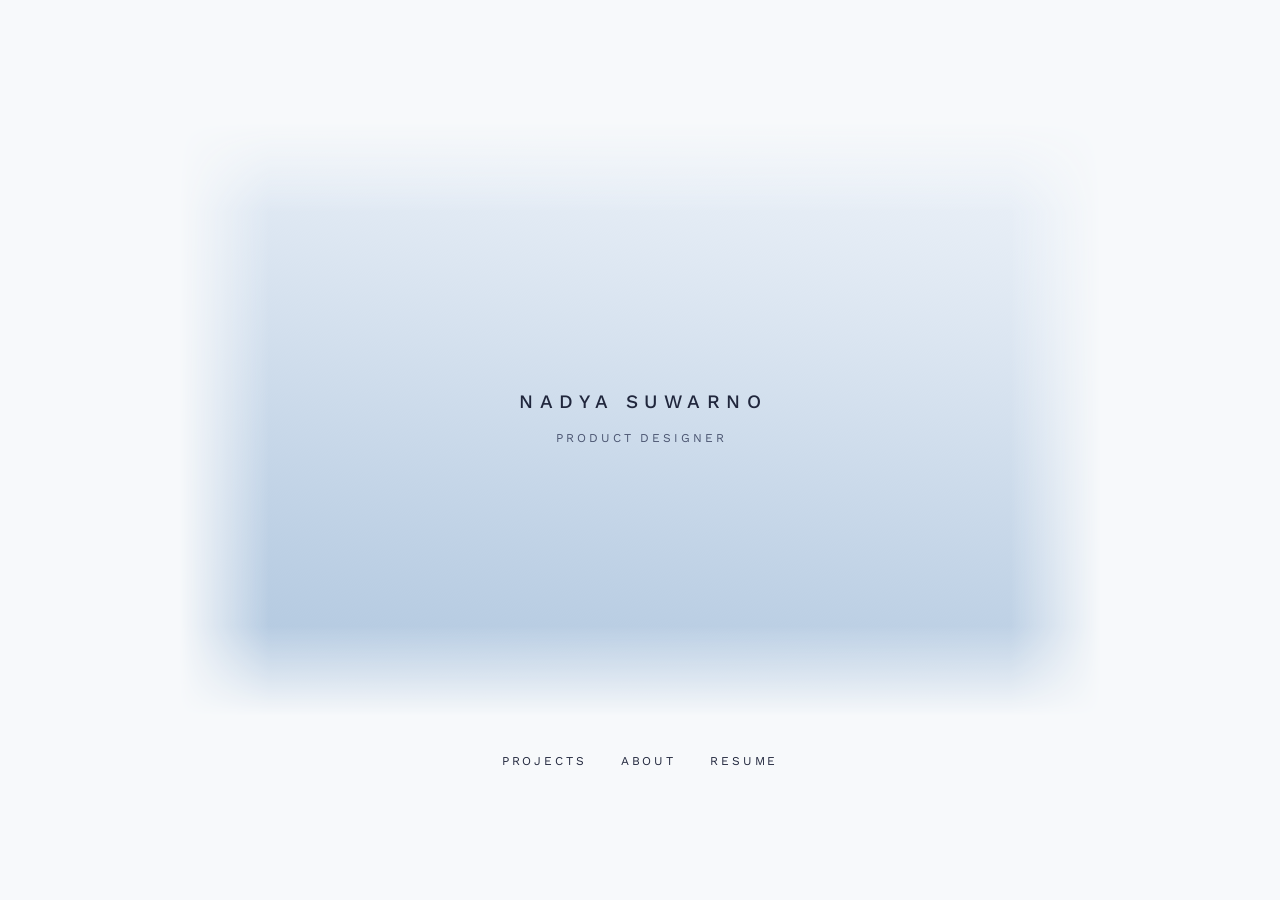
<file: index.html>
<!doctype html>
<html lang="en">
<head>
  <meta charset="utf-8" />
  <meta name="viewport" content="width=device-width, initial-scale=1" />
  <title>Nadya Suwarno | Product Designer</title>
  <meta name="description" content="Nadya Suwarno — product designer. Parsons '27. New York. Open to Summer 2027 internships." />
  <link rel="icon" href="assets/favicon-32.png" sizes="32x32" type="image/png" />
  <link rel="icon" href="assets/favicon-16.png" sizes="16x16" type="image/png" />
  <link rel="icon" href="assets/icon-192.png" sizes="192x192" type="image/png" />
  <link rel="apple-touch-icon" href="assets/apple-touch-icon.png" />
  <link rel="preconnect" href="https://fonts.googleapis.com" />
  <link rel="preconnect" href="https://fonts.gstatic.com" crossorigin />
  <link href="https://fonts.googleapis.com/css2?family=DM+Sans:ital,wght@0,400;0,500;0,700;1,400&family=Work+Sans:ital,wght@0,400;0,500;0,600;0,700;1,400;1,500&family=Courier+Prime:ital,wght@0,400;0,700;1,400&family=Caveat:wght@500&display=swap" rel="stylesheet" />
  <link rel="stylesheet" href="assets/styles.css" />
  <script src="assets/vt.js"></script>
  <script src="assets/nav.js" defer></script>
  <script src="assets/water.js" defer></script>
</head>
<body class="landing">
  <main class="stage">
    <div class="piece">
      <a id="water" class="water" href="home.html" aria-label="Enter the site and see Nadya's work"><canvas aria-hidden="true"></canvas></a>
      <div class="sign">
        <h1>Nadya Suwarno</h1>
        <p>Product Designer</p>
      </div>
    </div>
    <nav class="links" aria-label="Main">
      <a href="home.html#work">Projects</a>
      <a href="about.html">About</a>
      <a href="assets/resume.pdf" target="_blank" rel="noopener">Resume</a>
    </nav>
  </main>
</body>
</html>
</file>
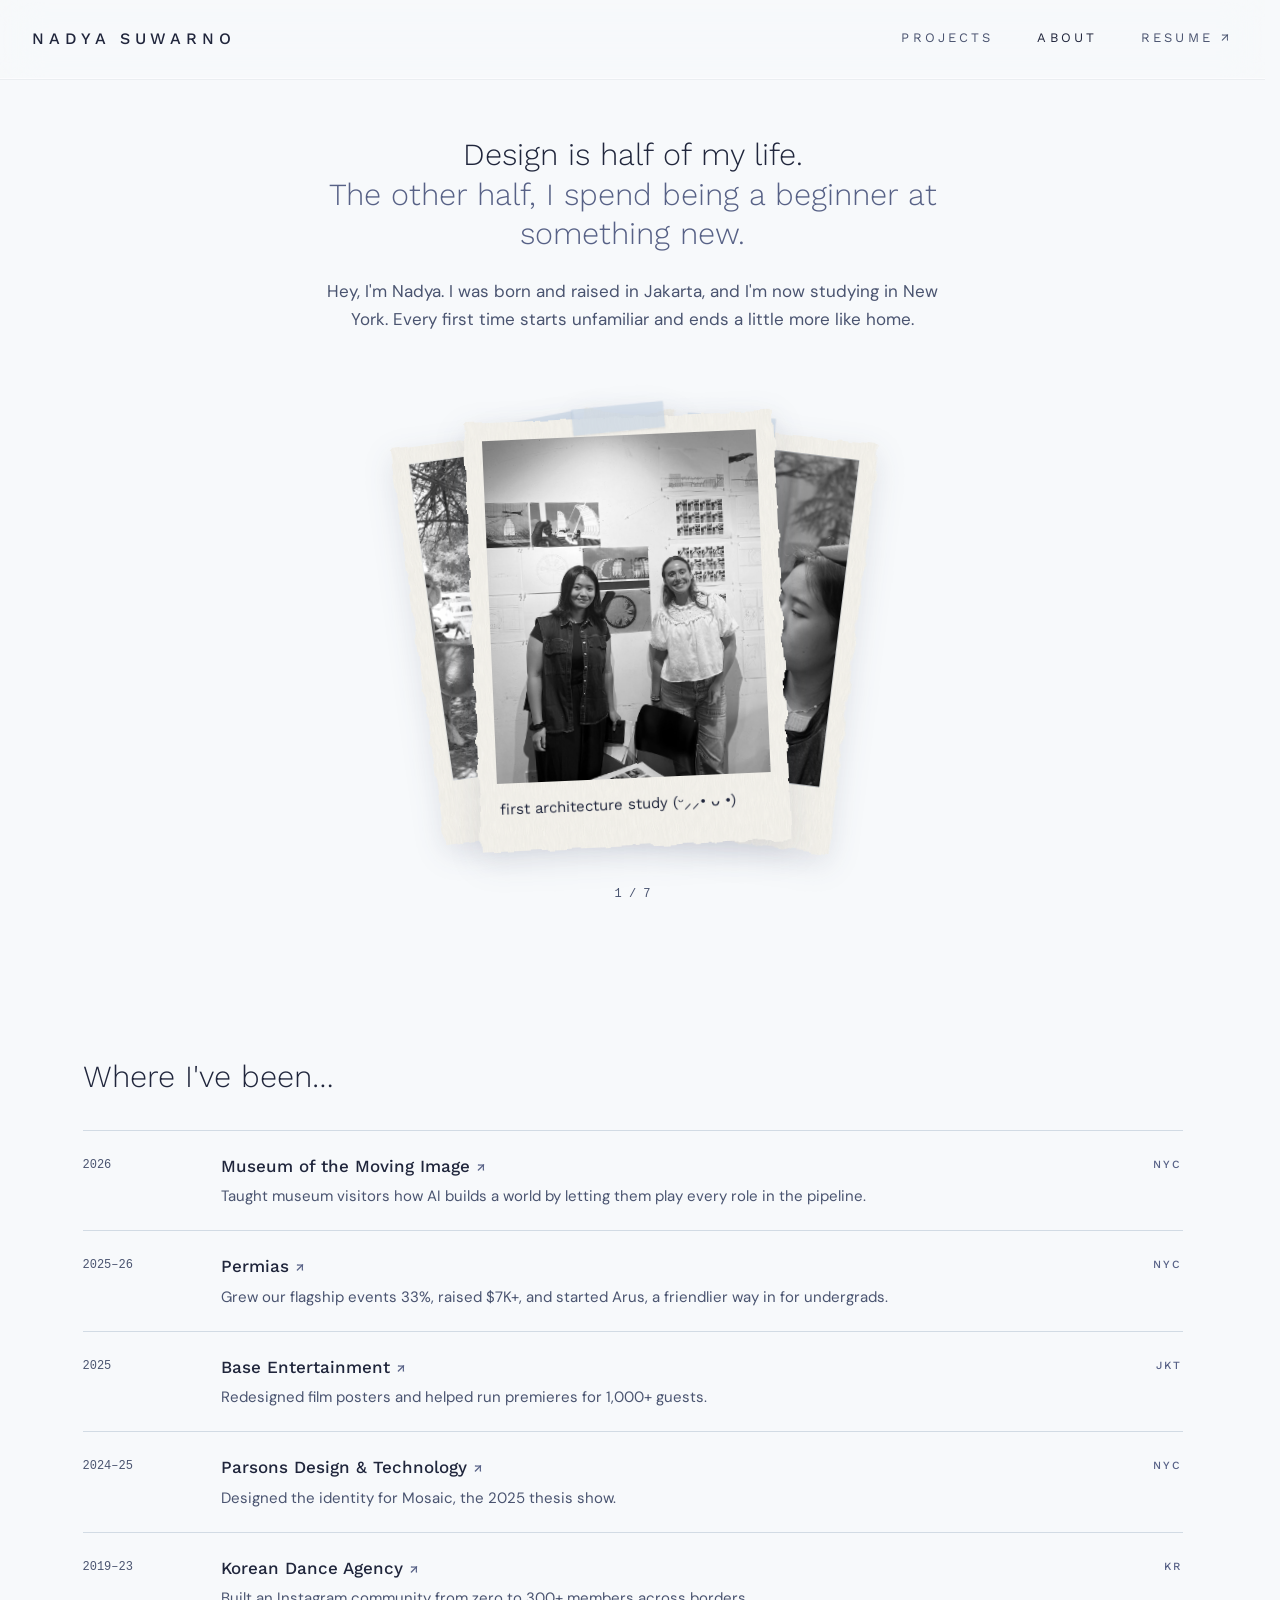
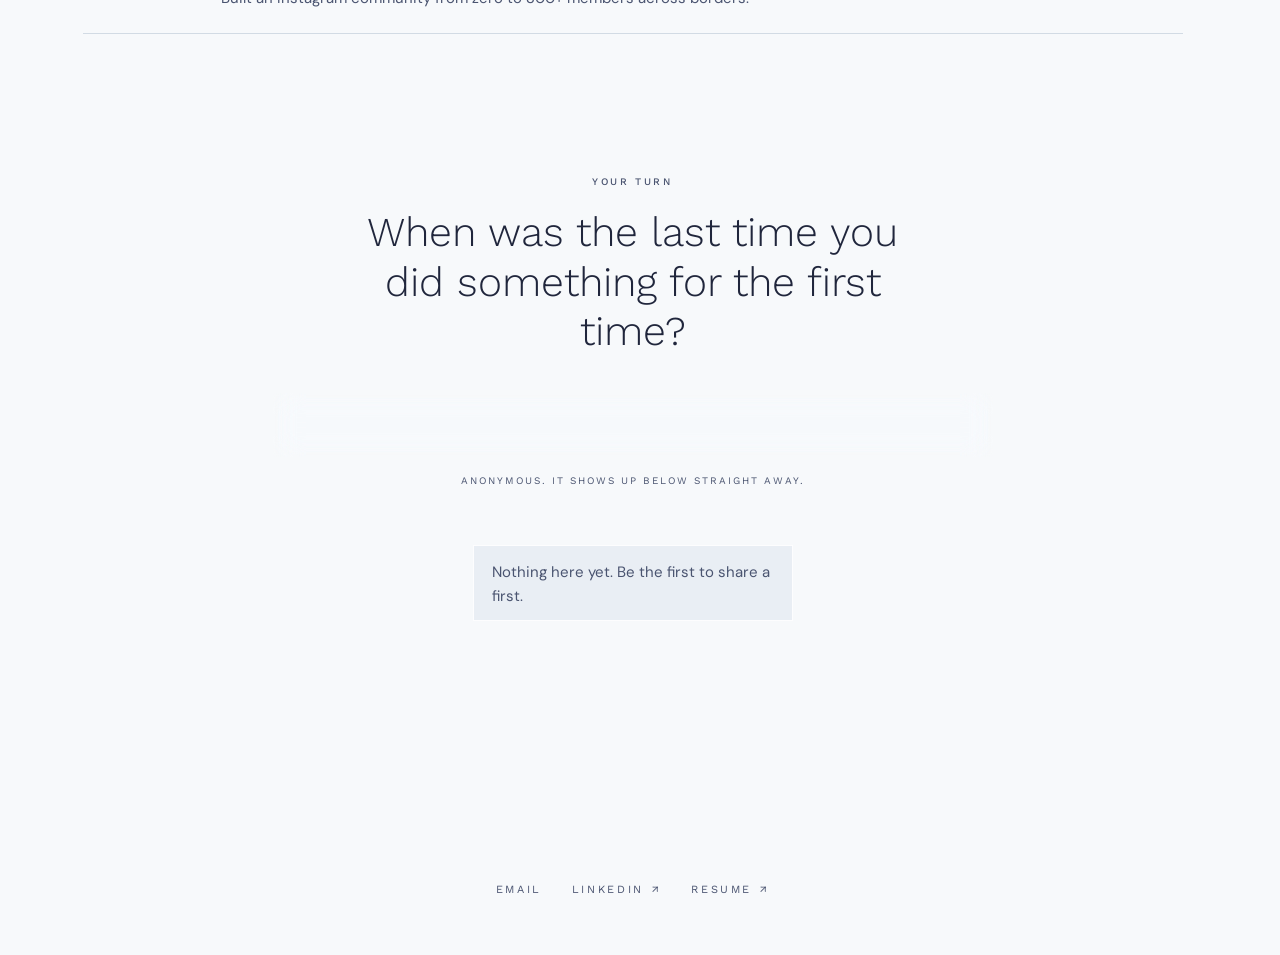
<file: about.html>
<!doctype html>
<html lang="en">
<head>
  <meta charset="utf-8" />
  <meta name="viewport" content="width=device-width, initial-scale=1" />
  <title>About | Nadya Suwarno</title>
  <meta name="description" content="About Nadya Suwarno — product designer at Parsons, open to Summer 2027 internships in New York." />
  <link rel="icon" href="assets/favicon-32.png" sizes="32x32" type="image/png" />
  <link rel="icon" href="assets/favicon-16.png" sizes="16x16" type="image/png" />
  <link rel="icon" href="assets/icon-192.png" sizes="192x192" type="image/png" />
  <link rel="apple-touch-icon" href="assets/apple-touch-icon.png" />
  <link rel="preconnect" href="https://fonts.googleapis.com" />
  <link rel="preconnect" href="https://fonts.gstatic.com" crossorigin />
  <link href="https://fonts.googleapis.com/css2?family=DM+Sans:ital,wght@0,400;0,500;0,700;1,400&family=Work+Sans:ital,wght@0,400;0,500;0,600;0,700;1,400;1,500&family=Courier+Prime:ital,wght@0,400;0,700;1,400&family=Caveat:wght@500&display=swap" rel="stylesheet" />
  <link rel="stylesheet" href="assets/styles.css" />
  <script src="assets/vt.js"></script>
  <script src="assets/nav.js" defer></script>
  <script src="assets/supabase.js" defer></script>
  <script src="assets/firsts.js" defer></script>
</head>
<body>
  <header class="site-header">
    <a class="wordmark" href="index.html">Nadya Suwarno</a>
    <nav class="nav">
      <div class="nav-group">
        <a href="home.html#work">Projects</a>
        <ul class="nav-submenu">
          <li><a href="projects/bibble.html">01 — Bibble</a></li>
          <li><a href="https://parsons.edu/dt-2025/" target="_blank" rel="noopener">02 — Mosaic ↗︎</a></li>
        </ul>
      </div>
      <a href="about.html" aria-current="page">About</a>
      <a href="assets/resume.pdf" class="ext" target="_blank" rel="noopener">Resume ↗︎</a>
    </nav>
  </header>

  <svg class="sr-defs" width="0" height="0" aria-hidden="true" focusable="false">
    <filter id="deckle"><feTurbulence type="fractalNoise" baseFrequency="0.045" numOctaves="3" seed="7" /><feDisplacementMap in="SourceGraphic" scale="8" /></filter>
  </svg>

  <main class="about2">
    <section class="ab-open">
      <h1 class="ab-title">Design is half of my life. <span>The other half, I spend being a beginner at something new.</span></h1>
      <p class="ab-intro">Hey, I'm Nadya. I was born and raised in Jakarta, and I'm now studying in New York. Every first time starts unfamiliar and ends a little more like home.</p>
    </section>

    <section class="ab-firsts" aria-label="A few of my firsts">
      <ul class="washi-row" id="deck">
          <li class="washi" style="--tilt: -2.5deg;">
            <div class="washi-photo"><img src="assets/images/about/architecture-study.jpg" alt="At an architecture pin-up, standing in front of my drawings" style="object-position: 50% 40%;" loading="eager" /></div>
            <p class="washi-cap">first architecture study (ᵕ⸝⸝• ᴗ •)</p>
          </li>
          <li class="washi" style="--tilt: 1.8deg;">
            <div class="washi-photo"><img src="assets/images/about/film-collab.jpg" alt="Framing a shot on a camera with two collaborators in a park" style="object-position: 62% 45%;" loading="eager" /></div>
            <p class="washi-cap">first film collab (˶ᵔ ᵕ ᵔ˶)</p>
          </li>
          <li class="washi" style="--tilt: -1.2deg;">
            <div class="washi-photo"><img src="assets/images/about/frienemy.jpg" alt="Standing between two alpacas under a tree" style="object-position: 45% 40%;" loading="eager" /></div>
            <p class="washi-cap">first frienemy (¬_¬&quot;)</p>
          </li>
          <li class="washi" style="--tilt: 2.4deg;">
            <div class="washi-photo"><img src="assets/images/about/mahjong-night.jpg" alt="Five friends around a mahjong table" style="object-position: 50% 55%;" loading="lazy" /></div>
            <p class="washi-cap">first mahjong night (｡· ⩊ ·｡)</p>
          </li>
          <li class="washi" style="--tilt: -1.8deg;">
            <div class="washi-photo"><img src="assets/images/about/mit-future-fest.jpg" alt="A selfie with two friends at MIT Future Fest" style="object-position: 50% 45%;" loading="lazy" /></div>
            <p class="washi-cap">first MIT Future Fest (๑ &gt; ᴗ &lt; ๑)</p>
          </li>
          <li class="washi" style="--tilt: 1.2deg;">
            <div class="washi-photo"><img src="assets/images/about/ny-comfort-food.jpg" alt="Pointing to a street food cart at night in New York" style="object-position: 72% 50%;" loading="lazy" /></div>
            <p class="washi-cap">first NY comfort food (๑ᵔ⤙ᵔ๑)</p>
          </li>
          <li class="washi" style="--tilt: -2.0deg;">
            <div class="washi-photo"><img src="assets/images/about/literal-crashout.jpg" alt="In a rafting helmet and life jacket, waving beside a truck that ran off the road" style="object-position: 68% 40%;" loading="lazy" /></div>
            <p class="washi-cap">first literal crashout ( ◡̀  ̫ ◡́) ✧</p>
          </li>
      </ul>
      <div class="deck-bar">
        <p class="deck-count" aria-live="polite"><span class="deck-i">1</span> / <span class="deck-n">7</span></p>
      </div>
    </section>

    <section class="ab-been" aria-labelledby="been-title">
      <h2 id="been-title" class="ab-been-h">Where I've been…</h2>
      <ul class="ab-places">
        <li>
          <span class="ab-when">2026</span>
          <div class="ab-what"><p class="ab-org"><a href="https://movingimage.org/announcing-momi-lab/" target="_blank" rel="noopener">Museum of the Moving Image<span class="ab-ext" aria-hidden="true">↗︎</span><span class="sr-only"> (opens in a new tab)</span></a></p><p>Taught museum visitors how AI builds a world by letting them play every role in the pipeline.</p></div>
          <span class="ab-city">NYC</span>
        </li>
        <li>
          <span class="ab-when">2025–26</span>
          <div class="ab-what"><p class="ab-org"><a href="https://www.instagram.com/permiasnyc/" target="_blank" rel="noopener">Permias<span class="ab-ext" aria-hidden="true">↗︎</span><span class="sr-only"> (opens in a new tab)</span></a></p><p>Grew our flagship events 33%, raised $7K+, and started Arus, a friendlier way in for undergrads.</p></div>
          <span class="ab-city">NYC</span>
        </li>
        <li>
          <span class="ab-when">2025</span>
          <div class="ab-what"><p class="ab-org"><a href="https://base-ent.com/" target="_blank" rel="noopener">Base Entertainment<span class="ab-ext" aria-hidden="true">↗︎</span><span class="sr-only"> (opens in a new tab)</span></a></p><p>Redesigned film posters and helped run premieres for 1,000+ guests.</p></div>
          <span class="ab-city">JKT</span>
        </li>
        <li>
          <span class="ab-when">2024–25</span>
          <div class="ab-what"><p class="ab-org"><a href="https://parsons.edu/dt-2025/" target="_blank" rel="noopener">Parsons Design &amp; Technology<span class="ab-ext" aria-hidden="true">↗︎</span><span class="sr-only"> (opens in a new tab)</span></a></p><p>Designed the identity for Mosaic, the 2025 thesis show.</p></div>
          <span class="ab-city">NYC</span>
        </li>
        <li>
          <span class="ab-when">2019–23</span>
          <div class="ab-what"><p class="ab-org"><a href="https://www.instagram.com/kda.kr/" target="_blank" rel="noopener">Korean Dance Agency<span class="ab-ext" aria-hidden="true">↗︎</span><span class="sr-only"> (opens in a new tab)</span></a></p><p>Built an Instagram community from zero to 300+ members across borders.</p></div>
          <span class="ab-city">KR</span>
        </li>
      </ul>
    </section>

    <section class="ab-ask" id="your-first" aria-labelledby="ask-title">
      <p class="ab-eyebrow">Your turn</p>
      <h2 id="ask-title" class="ab-q">When was the last time you did something for the first time?</h2>
      <form class="ab-form" data-store="firsts" novalidate>
        <label class="sr-only" for="first-text">Your first time</label>
        <input id="first-text" name="text" type="text" maxlength="120" autocomplete="off" placeholder="I tried surfing, last August…" required />
        <input class="ab-trap" name="website" type="text" tabindex="-1" autocomplete="off" aria-hidden="true" />
        <button type="submit">Share <span aria-hidden="true">→</span></button>
      </form>
      <p class="ab-note" role="status">Anonymous. It shows up below straight away.</p>
      <ul class="ab-wall" data-wall="firsts" aria-live="polite" aria-label="Firsts from people who stopped by"></ul>
    </section>

  </main>

  <footer class="site-footer">
    <nav class="footer-nav">
      <a href="mailto:michellenadya168@gmail.com">Email</a>
      <a href="https://www.linkedin.com/in/nadya-suwarno" class="ext" target="_blank" rel="noopener">LinkedIn ↗︎</a>
      <a href="assets/resume.pdf" class="ext" target="_blank" rel="noopener">Resume ↗︎</a>
    </nav>
  </footer>
</body>
</html>
</file>
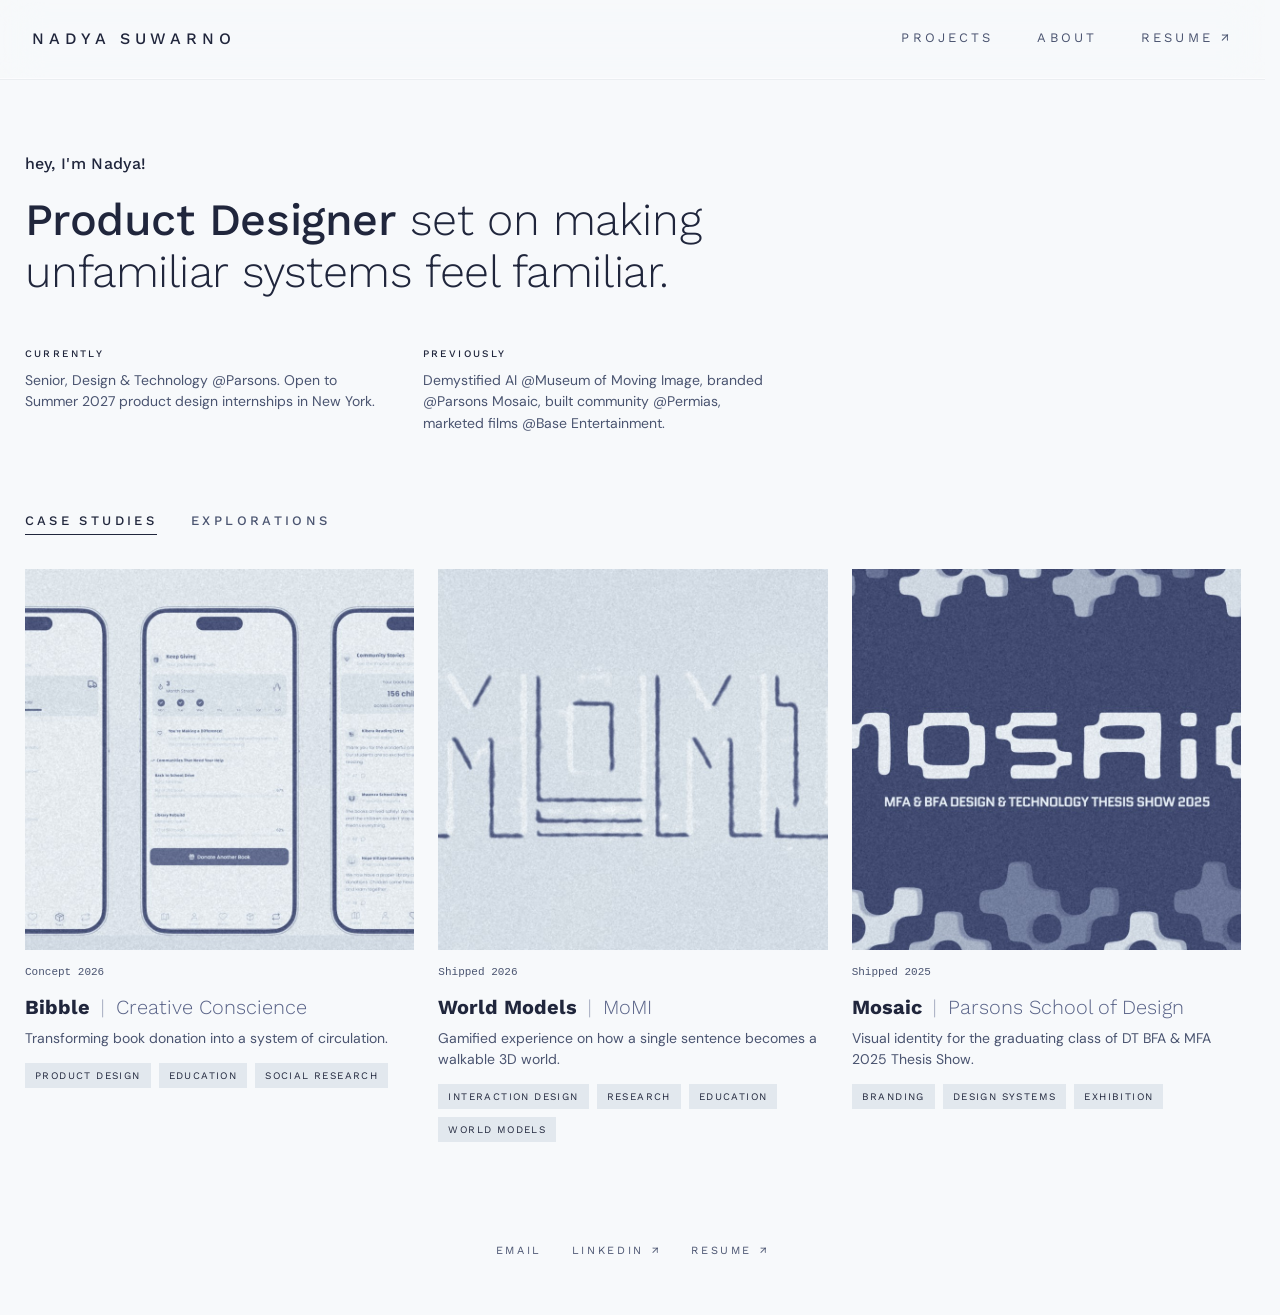
<file: home.html>
<!doctype html>
<html lang="en">
<head>
  <meta charset="utf-8" />
  <meta name="viewport" content="width=device-width, initial-scale=1" />
  <title>Nadya Suwarno | Product Designer</title>
  <meta name="description" content="Nadya Suwarno — product designer. Parsons '27. New York. Open to Summer 2027 internships." />
  <link rel="icon" href="assets/favicon-32.png" sizes="32x32" type="image/png" />
  <link rel="icon" href="assets/favicon-16.png" sizes="16x16" type="image/png" />
  <link rel="icon" href="assets/icon-192.png" sizes="192x192" type="image/png" />
  <link rel="apple-touch-icon" href="assets/apple-touch-icon.png" />
  <link rel="preconnect" href="https://fonts.googleapis.com" />
  <link rel="preconnect" href="https://fonts.gstatic.com" crossorigin />
  <link href="https://fonts.googleapis.com/css2?family=DM+Sans:ital,wght@0,400;0,500;0,700;1,400&family=Work+Sans:ital,wght@0,400;0,500;0,600;0,700;1,400;1,500&family=Courier+Prime:ital,wght@0,400;0,700;1,400&family=Caveat:wght@500&display=swap" rel="stylesheet" />
  <link rel="stylesheet" href="assets/styles.css" />
  <script src="assets/vt.js"></script>
  <script src="assets/nav.js" defer></script>
  <script src="assets/supabase.js" defer></script>
  <script src="assets/posts.js" defer></script>
</head>
<body>
  <!-- ============== HEADER (copy into every page) ============== -->
  <header class="site-header">
    <a class="wordmark" href="index.html">Nadya Suwarno</a>
    <nav class="nav">
      <div class="nav-group">
        <a href="#work">Projects</a>
        <ul class="nav-submenu">
          <li><a href="projects/bibble.html">01 — Bibble</a></li>
          <li><a href="https://parsons.edu/dt-2025/" target="_blank" rel="noopener">02 — Mosaic ↗︎</a></li>
        </ul>
      </div>
      <a href="about.html">About</a>
      <a href="assets/resume.pdf" class="ext" target="_blank" rel="noopener">Resume ↗︎</a>
    </nav>
  </header>

  <main class="home-page">
    <section class="intro">
      <div class="intro-text">
        <h1 class="hello">hey, I'm Nadya!</h1>
        <p class="display"><strong>Product Designer</strong> set on making unfamiliar systems feel familiar.</p>
        <div class="status-grid">
          <div>
            <p class="label">Currently</p>
            <p>Senior, Design &amp; Technology @Parsons. Open to Summer 2027 product design internships in New York.</p>
          </div>
          <div>
            <p class="label">Previously</p>
            <p>Demystified AI @Museum of Moving Image, branded @Parsons Mosaic, built community @Permias, marketed films @Base Entertainment.</p>
          </div>
        </div>
      </div>
    </section>

    <section id="work" class="work-index" aria-label="Work">
      <div class="tabs" role="tablist" aria-label="Work">
        <button type="button" role="tab" id="tab-case-studies" aria-controls="case-studies" aria-selected="true">Case Studies</button>
        <button type="button" role="tab" id="tab-explorations" aria-controls="explorations" aria-selected="false" tabindex="-1">Explorations</button>
      </div>

      <div id="case-studies" class="panel" role="tabpanel" aria-labelledby="tab-case-studies">
        <div class="works showcase">
          <article class="project">
            <a class="cover vt-bibble" href="projects/bibble.html" data-cursor="view">
              <img class="real" src="assets/images/covers/bibble-focus.jpg" alt="Bibble app screens" />
              <video class="cover-vid" src="assets/images/bibble/Bibble-motion.mp4" muted loop playsinline preload="none" aria-hidden="true"></video>
            </a>
            <div class="c-info">
              <p class="c-meta"><span>Concept 2026</span></p>
              <h3 class="c-title"><strong>Bibble</strong><span class="c-org"><span class="c-bar" aria-hidden="true">|</span>Creative Conscience</span></h3>
              <div class="c-more">
                <p class="c-line">Transforming book donation into a system of circulation.</p>
                <ul class="c-tagrow" aria-label="Tags"><li>Product Design</li><li>Education</li><li>Social Research</li></ul>
              </div>
            </div>
          </article>

          <article class="project is-soon">
            <a class="cover vt-wm" role="link" aria-disabled="true" data-cursor="soon">
              <img class="real" src="assets/images/covers/wm-focus.jpg" alt="World Models mark" />
              <span class="c-flag">Coming soon</span>
            </a>
            <div class="c-info">
              <p class="c-meta"><span>Shipped 2026</span></p>
              <h3 class="c-title"><strong>World Models</strong><span class="c-org"><span class="c-bar" aria-hidden="true">|</span>MoMI</span></h3>
              <div class="c-more">
                <p class="c-line">Gamified experience on how a single sentence becomes a walkable 3D world.</p>
                <ul class="c-tagrow" aria-label="Tags"><li>Interaction Design</li><li>Research</li><li>Education</li><li>World Models</li></ul>
              </div>
            </div>
          </article>

          <article class="project">
            <a class="cover vt-mosaic" href="https://parsons.edu/dt-2025/" target="_blank" rel="noopener" data-cursor="site" aria-label="Mosaic: the DT 2025 thesis show site (opens in a new tab)">
              <img class="real" src="assets/images/covers/mosaic-focus.jpg" alt="Mosaic identity" />
              <video class="cover-vid" src="assets/images/mosaic/mosaic-motion3.mp4" muted loop playsinline preload="none" aria-hidden="true"></video>
            </a>
            <div class="c-info">
              <p class="c-meta"><span>Shipped 2025</span></p>
              <h3 class="c-title"><strong>Mosaic</strong><span class="c-org"><span class="c-bar" aria-hidden="true">|</span>Parsons School of Design</span></h3>
              <div class="c-more">
                <p class="c-line">Visual identity for the graduating class of DT BFA &amp; MFA 2025 Thesis Show.</p>
                <ul class="c-tagrow" aria-label="Tags"><li>Branding</li><li>Design Systems</li><li>Exhibition</li></ul>
              </div>
            </div>
          </article>
        </div>
      </div>

      <div id="explorations" class="panel" role="tabpanel" aria-labelledby="tab-explorations">
        <div class="subtabs" role="tablist" aria-label="Explorations">
          <button type="button" role="tab" id="tab-creative-tech" aria-controls="creative-tech" aria-selected="true">Creative Tech</button>
          <button type="button" role="tab" id="tab-writings" aria-controls="writings" aria-selected="false" tabindex="-1">Writings</button>
        </div>
        <div id="creative-tech" class="panel" role="tabpanel" aria-labelledby="tab-creative-tech">
          <div class="ex-grid">
            <article class="ex">
              <a class="ex-img has-video" href="https://www.instagram.com/reel/Dfb-WgQBtWM/" target="_blank" rel="noopener" data-cursor="ig" aria-label="Cycle of a Flower on Instagram, @nescreative (opens in a new tab)"><img src="assets/images/explorations/cycle-of-a-flower.jpg" alt="Silhouettes of visitors moving against projected light" loading="lazy" /><video class="ex-vid" src="assets/images/explorations/cycle-of-a-flower.mp4" muted loop playsinline preload="none" aria-hidden="true"></video><span class="ex-tags"><span>Interactive Installation</span><span>TouchDesigner</span></span></a>
              <div class="ex-head"><h3>Cycle of a Flower</h3><span>2026</span></div>
              <p>Translating dancers’ collective movement into a landscape that shifts from winter into spring.</p>
            </article>
            <article class="ex">
              <div class="ex-img has-video"><img src="assets/images/explorations/symphony-of-elements.jpg" alt="A gazebo in a night garden, built in Unity" loading="lazy" /><video class="ex-vid" src="assets/images/explorations/symphony-of-elements.mp4" muted loop playsinline preload="none" aria-hidden="true"></video><span class="ex-tags"><span>Unity</span><span>Motion Capture</span></span></div>
              <div class="ex-head"><h3>Symphony of Elements</h3><span>2026</span></div>
              <p>Capturing dancers’ movement as water, wind, rock and leaf, and mapping it onto a world that blooms, peaks and fades.</p>
            </article>
            <article class="ex">
              <a class="ex-img has-video" href="https://www.instagram.com/reel/Dfb-_jXhQZI/" target="_blank" rel="noopener" data-cursor="ig" aria-label="Biophilia on Instagram, @nescreative (opens in a new tab)"><img src="assets/images/explorations/biophilia.jpg" alt="A visitor in a headset gesturing in front of projected plants" loading="lazy" /><video class="ex-vid" src="assets/images/explorations/biophilia.mp4" muted loop playsinline preload="none" aria-hidden="true"></video><span class="ex-tags"><span>Unity</span><span>Hand Tracking</span></span></a>
              <div class="ex-head"><h3>Biophilia</h3><span>2026</span></div>
              <p>Using movement and gestures as the condition that activates plant growth within the space.</p>
            </article>
            <article class="ex">
              <div class="ex-img has-image"><img src="assets/images/explorations/flux.jpg" alt="Flux: children swinging on poles beside white sail-like structures in a plaza" loading="lazy" /><span class="ex-tags"><span>Field Intervention</span><span>Model Making</span></span></div>
              <div class="ex-head"><h3>Flux</h3><span>2025</span></div>
              <p>A field intervention: what one small plaza could become if the people who used it every day had a say.</p>
            </article>
            <article class="ex">
              <a class="ex-img has-video" href="https://www.instagram.com/reel/DfSH0lZBiBv/" target="_blank" rel="noopener" data-cursor="ig" aria-label="Memory Link on Instagram, @nescreative (opens in a new tab)"><img src="assets/images/explorations/memory-link.jpg" alt="Memory Link: a hand reaching out of a cardboard box lined with paper dividers" loading="lazy" /><video class="ex-vid" src="assets/images/explorations/memory-link.mp4" muted loop playsinline preload="none" aria-hidden="true"></video><span class="ex-tags"><span>Short Film</span></span></a>
              <div class="ex-head"><h3>Memory Link</h3><span>2025</span></div>
              <p>A speculative act of how our memories get stored, retrieved and quietly rewritten.</p>
            </article>
            <article class="ex">
              <div class="ex-img has-video"><img src="assets/images/explorations/unspoken-draft.jpg" alt="Two figures in a snowy park, in black and white" loading="lazy" /><video class="ex-vid" src="assets/images/explorations/unspoken-draft.mp4" muted loop playsinline preload="none" aria-hidden="true"></video><span class="ex-tags"><span>Short Film</span></span></div>
              <div class="ex-head"><h3>Unspoken Draft</h3><span>2024</span></div>
              <p>A draft dialogue on the self, our mental journey, forgotten dreams and memories led by choice.</p>
            </article>
          </div>
        </div>
        <div id="writings" class="panel" role="tabpanel" aria-labelledby="tab-writings">
          <article class="post" aria-labelledby="post-anthive">
            <p class="post-by"><img src="assets/icon-192.png" alt="" width="40" height="40" /><span class="post-name">Nadya Suwarno</span><span class="post-meta">Essay · 2 min read</span></p>
            <h3 class="post-title" id="post-anthive">Hive Minds on Union Square</h3>
            <p class="post-sub">Reimagining New York's busiest crossing as a human colony that lets you choose your own pace.</p>
            <div class="post-body" id="anthive-body">
              <p>“Ants are knowing and wise but he doesn't know enough when to take a vacation”, These are the words of Clarence Day. Despite their minuteness, these creatures are seemingly comparable to humans. It is possible to say that apart from our differences in terms of size, anatomy and behavior, they share some similarities in their social structures and intelligence. Both species have evolved complex societies that allow them to thrive in a wide range of environments. They are especially known to be as hardworking as what the human’s general society is expected to do. To function as workers and soldiers who are responsible for foraging , caring for the young and defending the queen’s colony. It is a system already built-in through generations that their life purpose is to serve and perish.</p>
              <p>To be a part of the society of ants, would our free-mindedness handle the static motion of living? As humans, responding to our surroundings is what ensures that we are living beings. The environment we are in greatly affects the actions and choices we make. At this time, our spaces are being designed in a way to avoid distractions. Minimalistic. Ironically, our attention to space has been diverted into these small hand carried screens we unendingly stare into.</p>
              <p>The speed in which the city is designed to function should not only ensure efficiency but also consider the internal impacts towards the community. Should one come before the other?</p>
              <p>At the center of everything stands a majestic sculpture. Its bark is a mosaic of colors, shimmering iridescence. Its branches reach skyward, casting a vast canopy of emerald leaves that dance in the gentle breeze. The great figure, topped with a shield of glistening cylindrical figure, guides commuters along an architectural labyrinth. A circular pathway created from the tip of the finest branch to its strong roots. There, these rich fibers are surrounded by a pool of water, flawlessly refracting towards the concrete surrounding it. Regardless of the depth from base ground, the pathway is moderately angled, making time for individuals until they reach the base ground where the trails lie on.</p>
              <p>Mystery, curiosity. Each new turn reveals a new moment, a hidden corner, a carefully framed view or maybe a soft moss stuck around the edges of surfaces. Here, getting lost and then found. The archetype is formed by those surrounding it, by those moving through it.</p>
              <p>The form follows through a cylindrical downward spiral by which it guides and offers users a series of spaces for them to decide how they want to spend their time. To slow down or to speed up - these spaces, to be viewed as temptations or time for oneself, depends on each individual. The presence of a crowd, a distraction from working out one’s pure intentions.</p>
              <p>To put it short, An infrastructure in motion. To create different possibilities by provision of different choices. Spaces should be pushed to be of support towards both internal and external qualities of our nature. The ability to make a choice should not be a luxury but rather an action taken into complete awareness of. Cells. Imagine everything there is as yours and yours only. On which grounds will your foot land your body then?</p>
            </div>
            <button type="button" class="post-toggle" aria-expanded="false" aria-controls="anthive-body">Read more <span aria-hidden="true">↓</span></button>
            <div class="post-actions" data-post="anthive">
              <button type="button" class="post-like" aria-pressed="false"><svg viewBox="0 0 20 20" aria-hidden="true"><path d="M10 16.5s-6.2-3.8-6.2-8.2A3.4 3.4 0 0 1 10 6.2a3.4 3.4 0 0 1 6.2 2.1c0 4.4-6.2 8.2-6.2 8.2z"/></svg><span class="post-count" data-count="likes">0</span><span class="sr-only"> likes</span></button>
              <button type="button" class="post-comment-btn" aria-expanded="false" aria-controls="anthive-comments"><svg viewBox="0 0 20 20" aria-hidden="true"><path d="M4 4.5h12a1 1 0 0 1 1 1v7.5a1 1 0 0 1-1 1H9l-3.5 2.7V14H4a1 1 0 0 1-1-1V5.5a1 1 0 0 1 1-1z"/></svg><span class="post-count" data-count="comments">0</span><span class="sr-only"> comments</span></button>
            </div>
            <section class="post-comments" id="anthive-comments" hidden aria-label="Comments">
              <form class="post-form" novalidate>
                <label class="sr-only" for="anthive-name">Your name (optional)</label>
                <input id="anthive-name" name="name" type="text" maxlength="40" autocomplete="name" placeholder="Name (optional)" />
                <label class="sr-only" for="anthive-text">Your comment</label>
                <textarea id="anthive-text" name="text" rows="2" maxlength="500" placeholder="Add a comment…" required></textarea>
                <input class="ab-trap" name="website" type="text" tabindex="-1" autocomplete="off" aria-hidden="true" />
                <div class="post-form-row"><p class="post-note" role="status"></p><button type="submit">Post</button></div>
              </form>
              <ol class="post-list" aria-live="polite"></ol>
            </section>
          </article>
        </div>
        </div>
      </div>
    </section>

  </main>

  <!-- ============== FOOTER (copy into every page) ============== -->
  <footer class="site-footer">
    <nav class="footer-nav">
      <a href="mailto:michellenadya168@gmail.com">Email</a>
      <a href="https://www.linkedin.com/in/nadya-suwarno" class="ext" target="_blank" rel="noopener">LinkedIn ↗︎</a>
      <a href="assets/resume.pdf" class="ext" target="_blank" rel="noopener">Resume ↗︎</a>
    </nav>
  </footer>
</body>
</html>
</file>
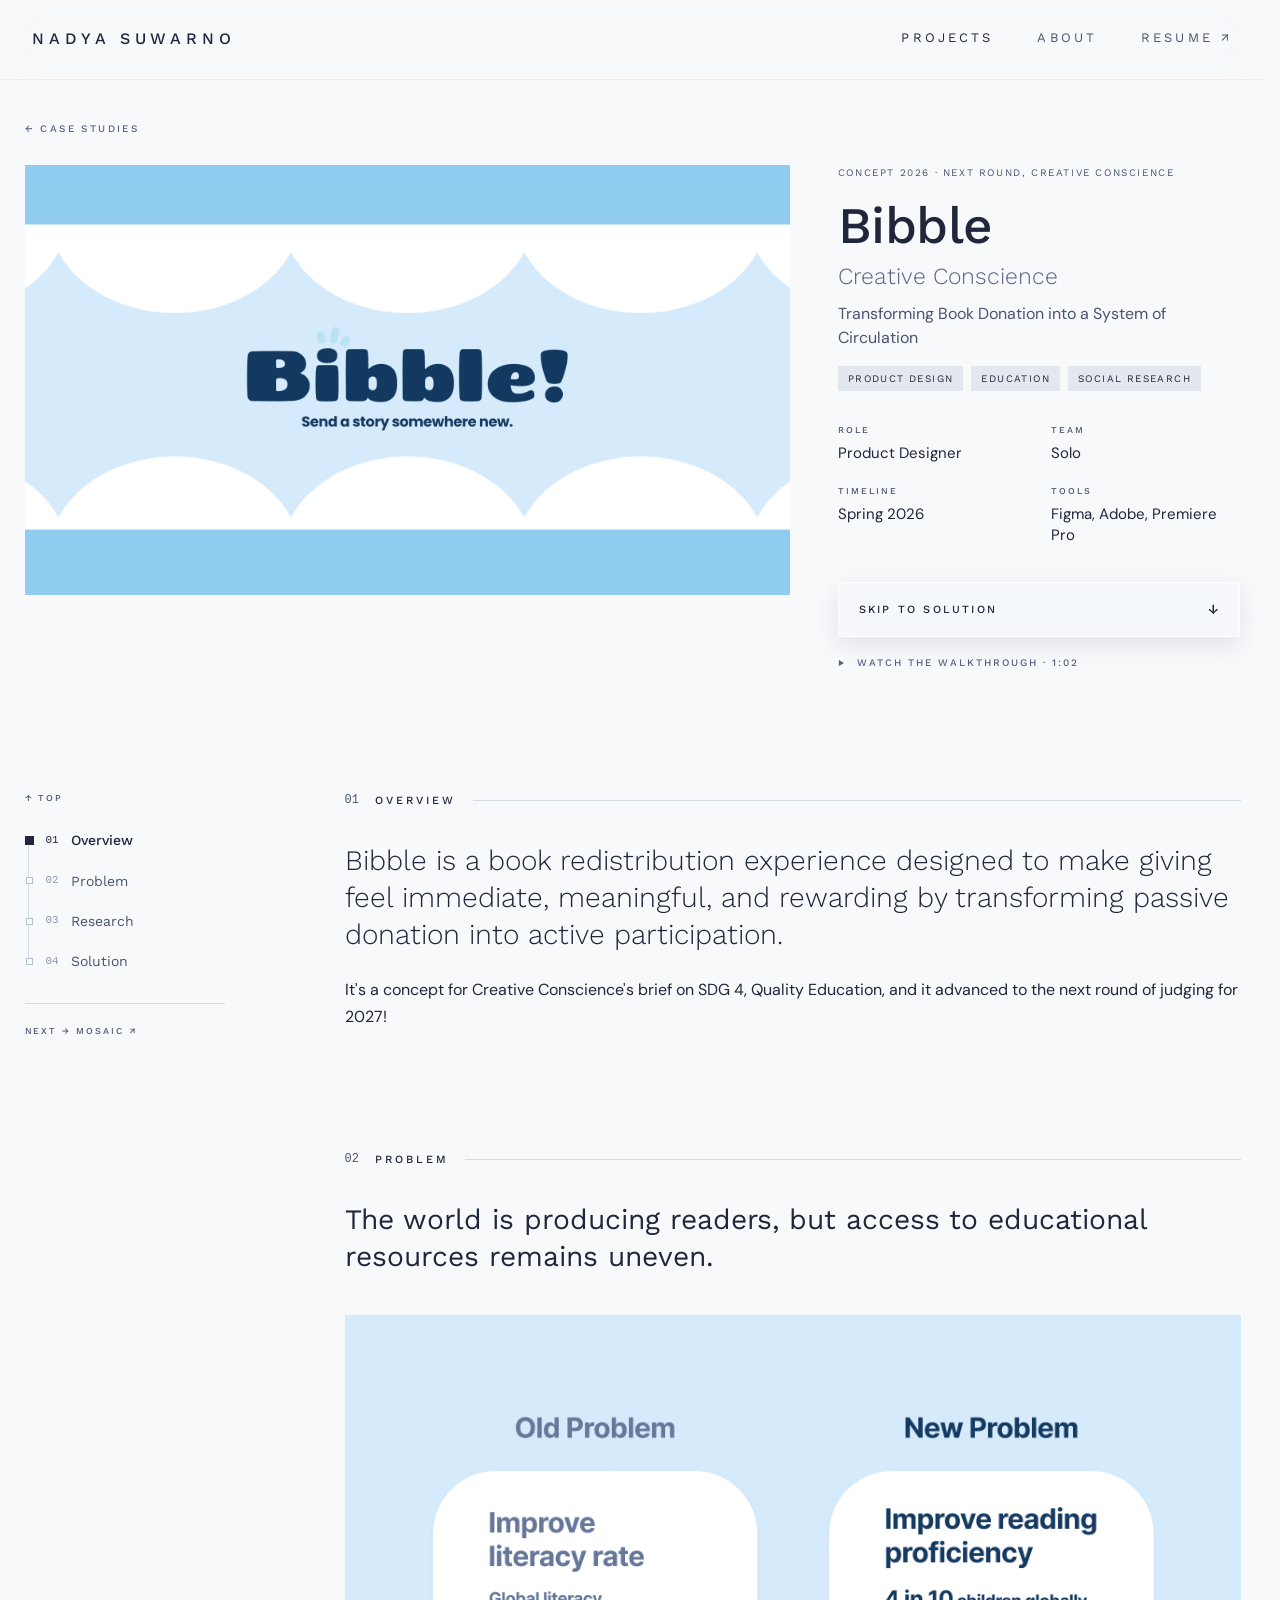
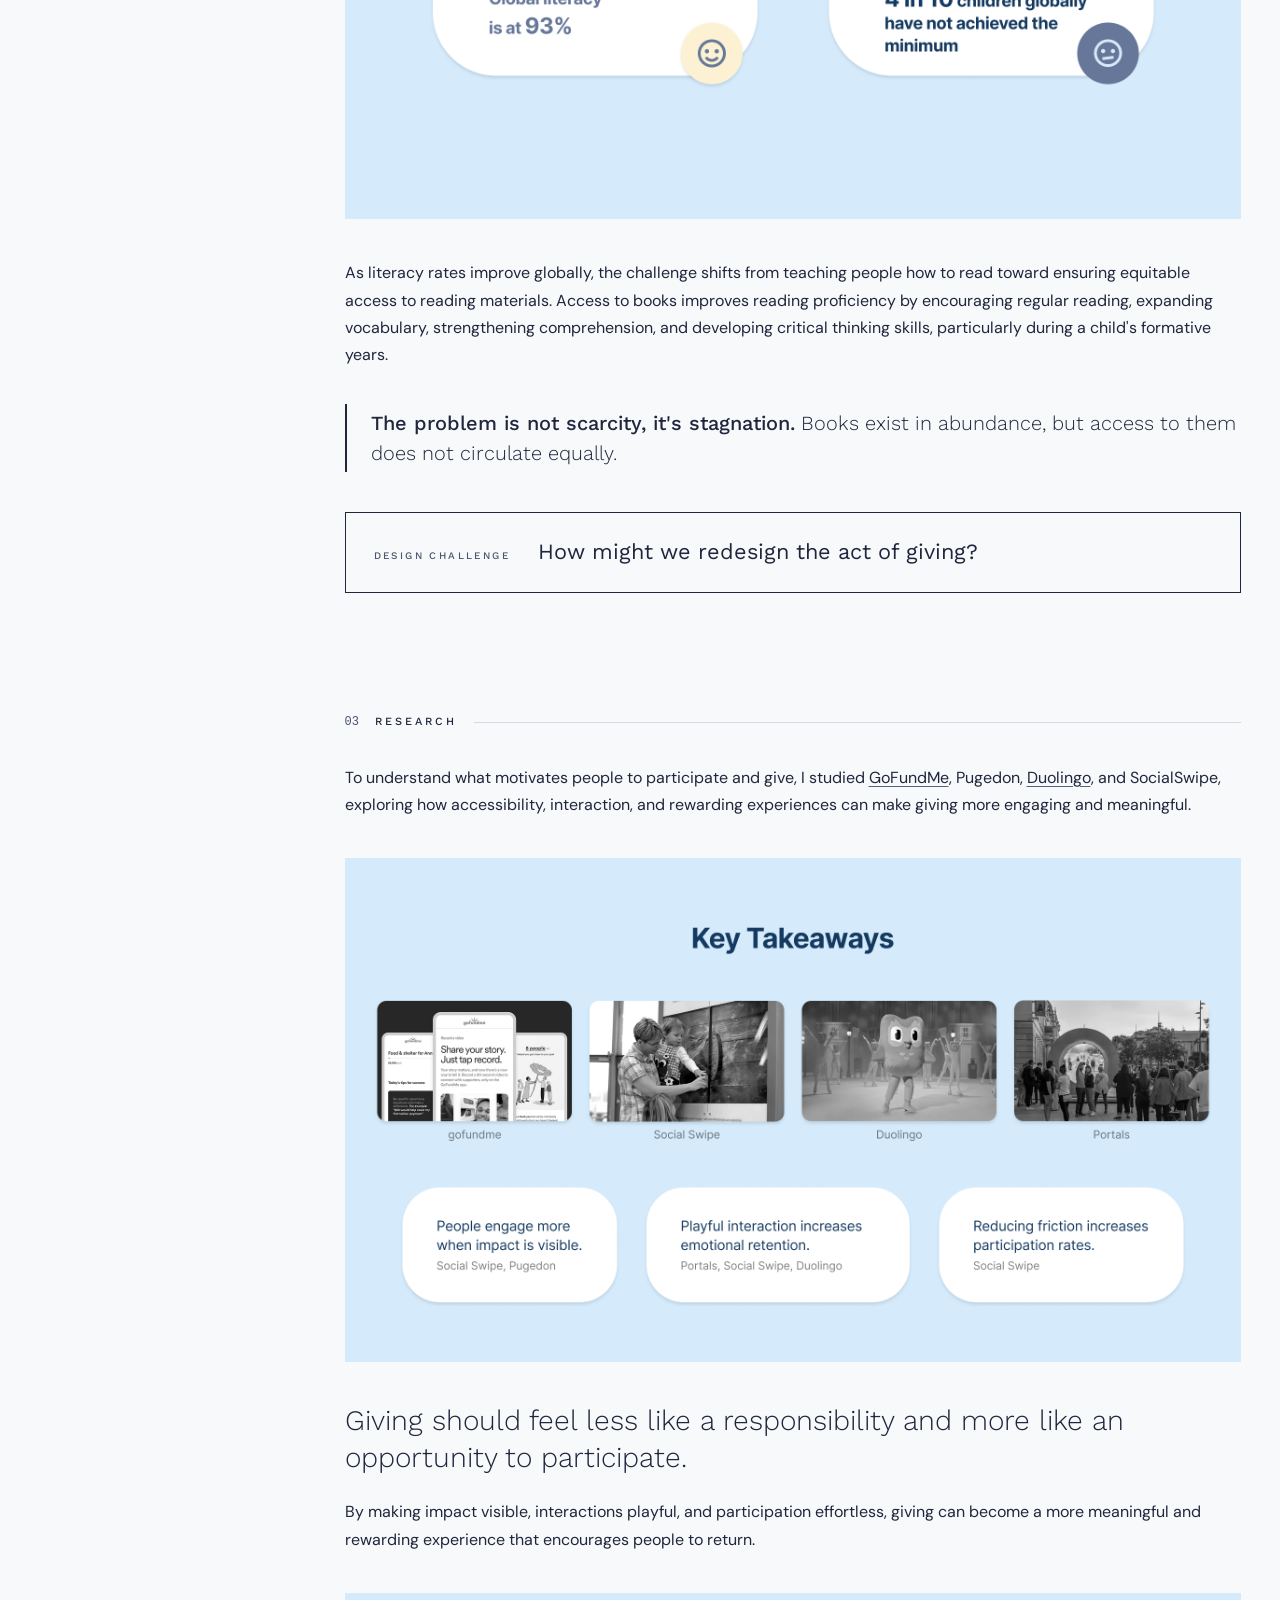
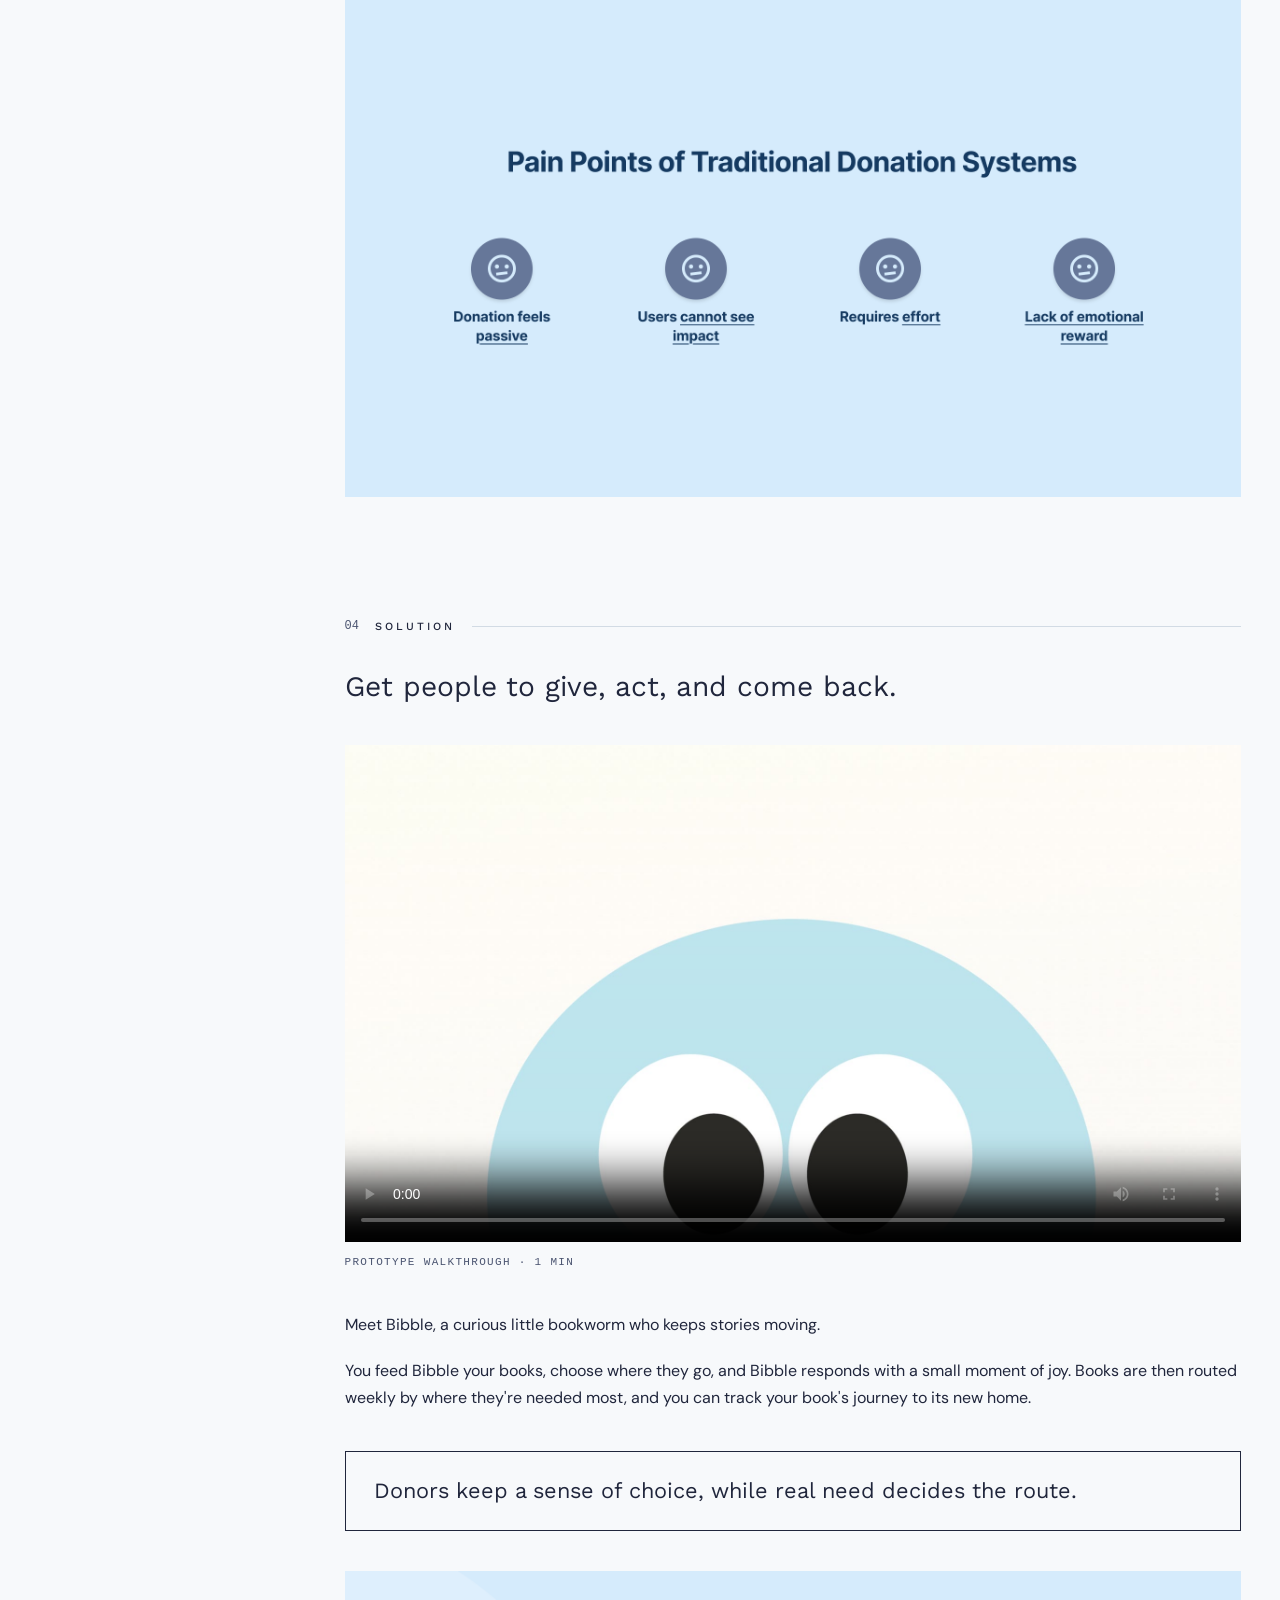
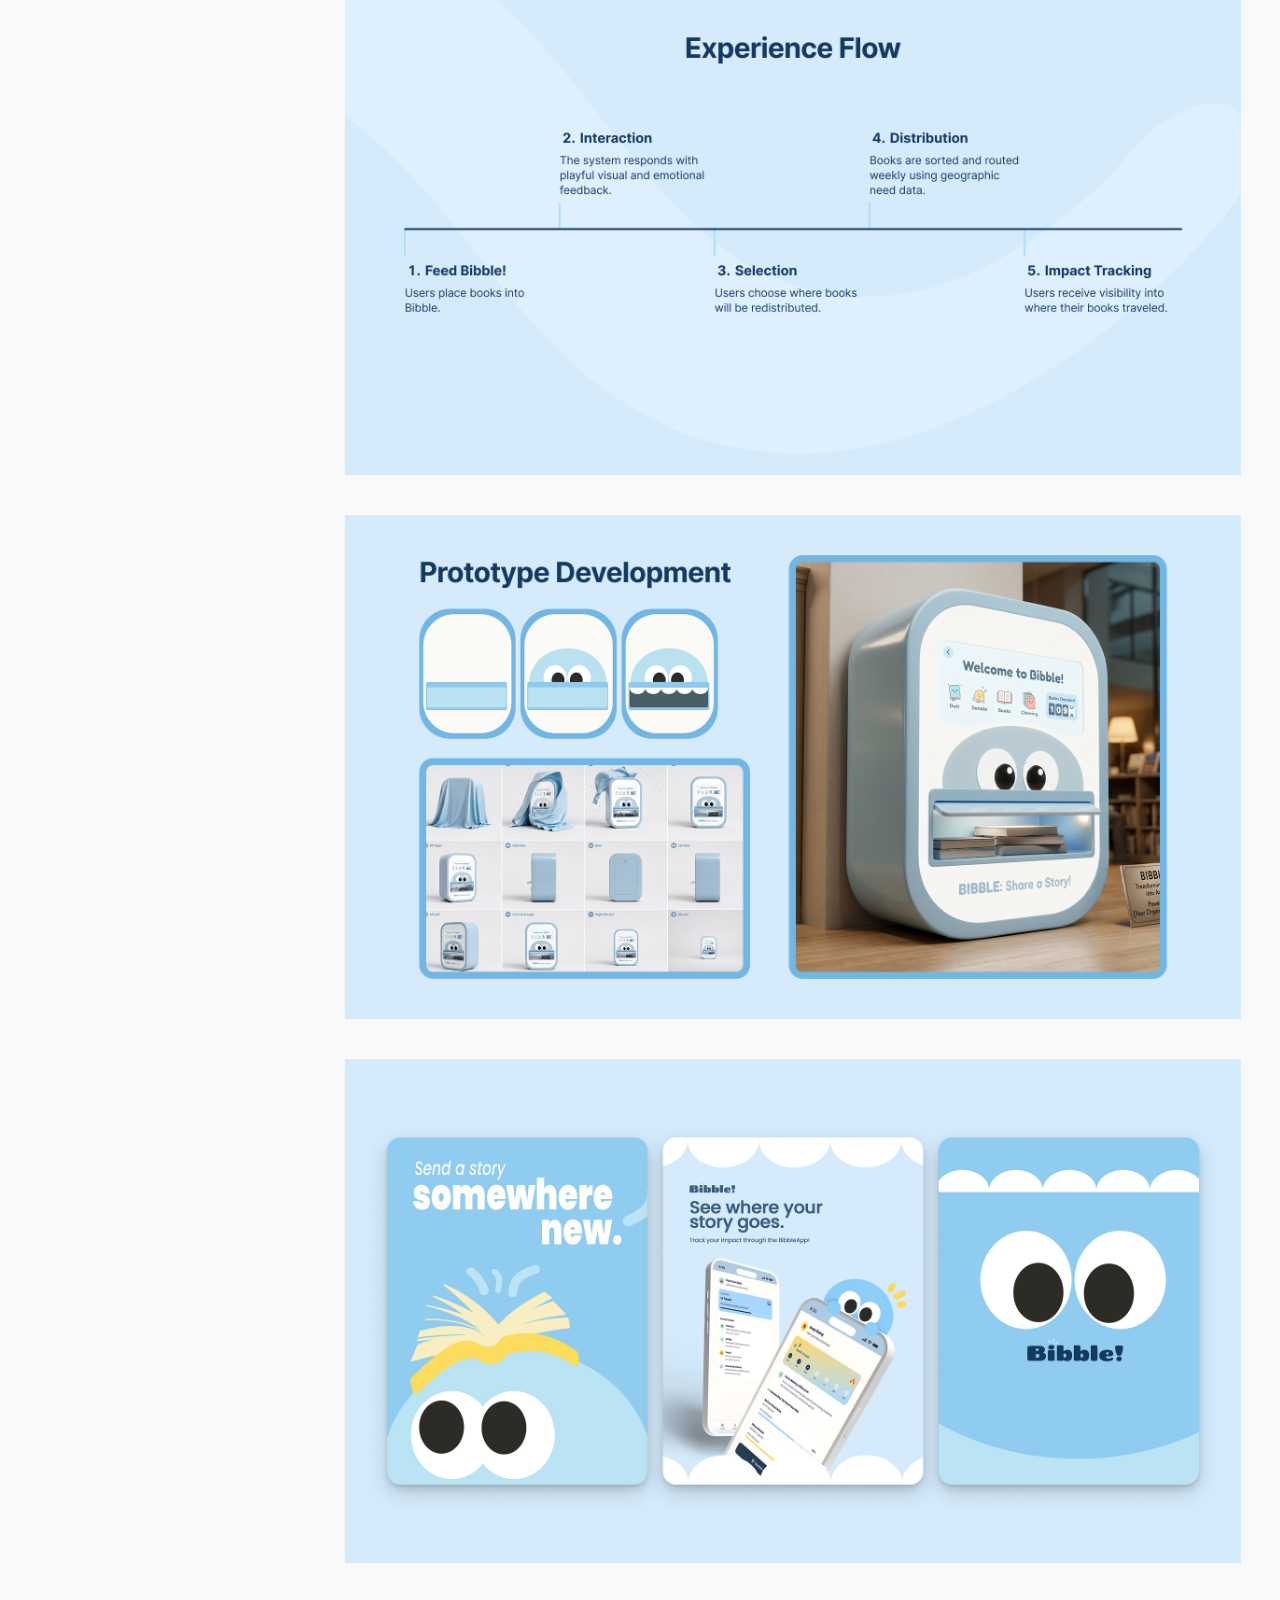
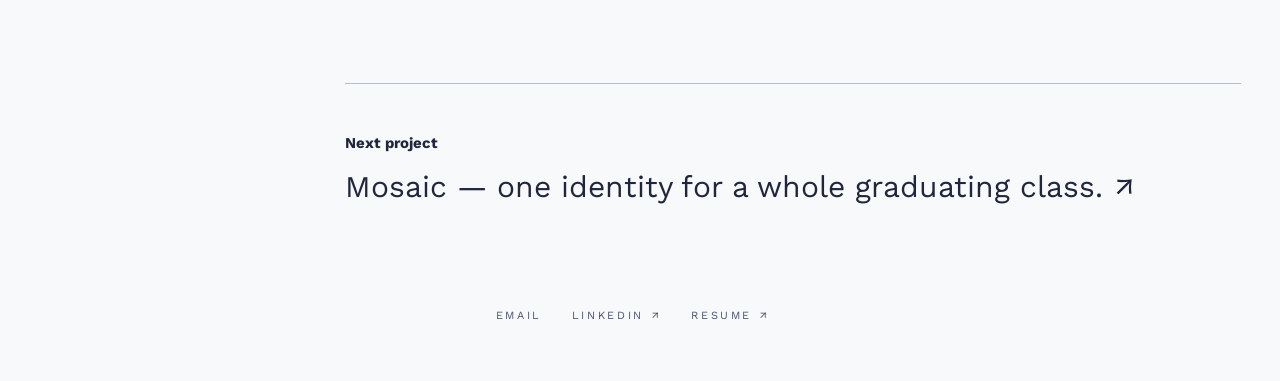
<file: projects/bibble.html>
<!doctype html>
<html lang="en">
<head>
  <meta charset="utf-8" />
  <meta name="viewport" content="width=device-width, initial-scale=1" />
  <title>Bibble | Nadya Suwarno</title>
  <meta name="description" content="Bibble — transforming book donation into a system of circulation. A concept for Creative Conscience's SDG 4 brief that advanced to the next round of judging." />
  <link rel="icon" href="../assets/favicon-32.png" sizes="32x32" type="image/png" />
  <link rel="icon" href="../assets/favicon-16.png" sizes="16x16" type="image/png" />
  <link rel="icon" href="../assets/icon-192.png" sizes="192x192" type="image/png" />
  <link rel="apple-touch-icon" href="../assets/apple-touch-icon.png" />
  <link rel="preconnect" href="https://fonts.googleapis.com" />
  <link rel="preconnect" href="https://fonts.gstatic.com" crossorigin />
  <link href="https://fonts.googleapis.com/css2?family=DM+Sans:ital,wght@0,400;0,500;0,700;1,400&family=Work+Sans:ital,wght@0,400;0,500;0,600;0,700;1,400;1,500&family=Courier+Prime:ital,wght@0,400;0,700;1,400&family=Caveat:wght@500&display=swap" rel="stylesheet" />
  <link rel="stylesheet" href="../assets/styles.css" />
  <script src="../assets/vt.js"></script>
  <script src="../assets/nav.js" defer></script>
</head>
<body>
  <header class="site-header">
    <a class="wordmark" href="../index.html">Nadya Suwarno</a>
    <nav class="nav">
      <div class="nav-group">
        <a href="../home.html#work" aria-current="page">Projects</a>
        <ul class="nav-submenu">
          <li><a href="bibble.html">01 — Bibble</a></li>
          <li><a href="https://parsons.edu/dt-2025/" target="_blank" rel="noopener">02 — Mosaic ↗︎</a></li>
        </ul>
      </div>
      <a href="../about.html">About</a>
      <a href="../assets/resume.pdf" class="ext" target="_blank" rel="noopener">Resume ↗︎</a>
    </nav>
  </header>

  <main class="case2 bibble" id="top">
    <a class="c2-back" href="../home.html#case-studies">← Case studies</a>
    <section class="c2-hero" aria-labelledby="case-title">
      <figure class="c2-film vt-bibble">
        <video id="hero-film" src="../assets/images/bibble/Bibble-motion.mp4" poster="../assets/images/bibble/bibble-static2.png" autoplay muted loop playsinline aria-label="Bibble campaign and app screens, looping"></video>
        <button type="button" class="c2-film-state" aria-controls="hero-film" aria-pressed="false">Pause video</button>
      </figure>

      <div class="c2-card">
        <p class="c2-meta"><span>Concept 2026 · Next round, Creative Conscience</span></p>
        <h1 id="case-title" class="c2-title">Bibble</h1>
        <p class="c2-org">Creative Conscience</p>
        <p class="c2-line">Transforming Book Donation into a System of Circulation</p>
        <ul class="c2-tags" aria-label="Tags"><li>Product Design</li><li>Education</li><li>Social Research</li></ul>
        <dl class="c2-facts">
          <div><dt>Role</dt><dd>Product Designer</dd></div>
          <div><dt>Team</dt><dd>Solo</dd></div>
          <div><dt>Timeline</dt><dd>Spring 2026</dd></div>
          <div><dt>Tools</dt><dd>Figma, Adobe, Premiere Pro</dd></div>
        </dl>
        <a class="c2-skip" href="#solution">Skip to solution <span aria-hidden="true">↓</span></a>
        <a class="c2-watch" href="#walkthrough"><span aria-hidden="true">▶︎</span> Watch the walkthrough · 1:02</a>
      </div>
    </section>

    <div class="c2-body">
      <nav class="c2-rail" aria-label="Skip to section">
        <a class="c2-top" href="#top">↑ Top</a>
        <ol>
          <li><a href="#overview"><span class="n">01</span>Overview</a></li>
          <li><a href="#problem"><span class="n">02</span>Problem</a></li>
          <li><a href="#research"><span class="n">03</span>Research</a></li>
          <li><a href="#solution"><span class="n">04</span>Solution</a></li>
        </ol>
        <div class="c2-rail-foot">
          <a href="https://parsons.edu/dt-2025/" target="_blank" rel="noopener">Next → Mosaic ↗︎</a>
        </div>
      </nav>

      <div class="c2-content">
        <!-- OVERVIEW -->
        <section class="c2-section" id="overview">
          <h2 class="c2-head"><span class="n">01</span>Overview</h2>
          <p class="c2-lead">Bibble is a book redistribution experience designed to make giving feel immediate, meaningful, and rewarding by transforming passive donation into active participation.</p>
          <p>It's a concept for Creative Conscience's brief on SDG 4, Quality Education, and it advanced to the next round of judging for 2027!</p>
        </section>

        <!-- PROBLEM -->
        <section class="c2-section" id="problem">
          <h2 class="c2-head"><span class="n">02</span>Problem</h2>
          <p class="c2-lead"><strong>The world is producing readers, but access to educational resources remains uneven.</strong></p>

          <figure>
            <img src="../assets/images/bibble/Bibble-problemoldnew.png" width="1920" height="1080" loading="lazy" alt="Old problem: improve literacy rate — global literacy is at 93%. New problem: improve reading proficiency — 4 in 10 children globally have not achieved the minimum." />
          </figure>

          <p>As literacy rates improve globally, the challenge shifts from teaching people how to read toward ensuring equitable access to reading materials. Access to books improves reading proficiency by encouraging regular reading, expanding vocabulary, strengthening comprehension, and developing critical thinking skills, particularly during a child's formative years.</p>
          <blockquote class="c2-quote"><p><strong>The problem is not scarcity, it's stagnation.</strong> Books exist in abundance, but access to them does not circulate equally.</p></blockquote>

          <p class="c2-frame"><span>Design Challenge</span>How might we redesign the act of giving?</p>
        </section>

        <!-- RESEARCH -->
        <section class="c2-section" id="research">
          <h2 class="c2-head"><span class="n">03</span>Research</h2>
          <p>To understand what motivates people to participate and give, I studied <a href="https://www.gofundme.com" target="_blank" rel="noopener">GoFundMe</a>, Pugedon, <a href="https://www.duolingo.com" target="_blank" rel="noopener">Duolingo</a>, and SocialSwipe, exploring how accessibility, interaction, and rewarding experiences can make giving more engaging and meaningful.</p>

          <figure>
            <img src="../assets/images/bibble/Bibble-casestudy.png" width="1920" height="1080" loading="lazy" alt="Key takeaways from GoFundMe, Social Swipe, Duolingo and Portals: people engage more when impact is visible; playful interaction increases emotional retention; reducing friction increases participation rates." />
          </figure>

          <p class="c2-lead">Giving should feel less like a responsibility and more like an opportunity to participate.</p>
          <p>By making impact visible, interactions playful, and participation effortless, giving can become a more meaningful and rewarding experience that encourages people to return.</p>

          <figure>
            <img src="../assets/images/bibble/Bibble-painpoints.png" width="1920" height="1080" loading="lazy" alt="Pain points of traditional donation systems: donation feels passive, users cannot see impact, it requires effort, and there is a lack of emotional reward." />
          </figure>
        </section>

        <!-- SOLUTION -->
        <section class="c2-section" id="solution">
          <h2 class="c2-head"><span class="n">04</span>Solution</h2>
          <p class="c2-lead"><strong>Get people to give, act, and come back.</strong></p>

          <figure class="c2-walk" id="walkthrough">
            <video controls playsinline preload="metadata" poster="../assets/images/bibble/Bibble-fullvideo-poster.jpg" width="1920" height="1064">
              <source src="../assets/images/bibble/Bibble-fullvideo-web.mp4" type="video/mp4" />
            </video>
            <figcaption>Prototype walkthrough · 1 min</figcaption>
          </figure>

          <p>Meet Bibble, a curious little bookworm who keeps stories moving.</p>
          <p>You feed Bibble your books, choose where they go, and Bibble responds with a small moment of joy. Books are then routed weekly by where they're needed most, and you can track your book's journey to its new home.</p>

          <p class="c2-frame">Donors keep a sense of choice, while real need decides the route.</p>

          <figure>
            <img src="../assets/images/bibble/Bibble-experienceflow.png" width="1920" height="1080" loading="lazy" alt="Experience flow: 1. Feed Bibble — users place books into Bibble. 2. Interaction — playful visual and emotional feedback. 3. Selection — users choose where books will be redistributed. 4. Distribution — books are sorted and routed weekly using geographic need data. 5. Impact tracking — users see where their books traveled." />
          </figure>

          <figure>
            <img src="../assets/images/bibble/Bibble-prototypedev.png" width="1920" height="1080" loading="lazy" alt="Prototype development: character sketches, a grid of form explorations, and a rendered Bibble donation kiosk reading Welcome to Bibble!" />
          </figure>

          <figure>
            <img src="../assets/images/bibble/Bibble-campaign.png" width="1920" height="1080" loading="lazy" alt="Campaign posters: Send a story somewhere new; See where your story goes, showing the Bibble app; and the Bibble character's eyes." />
          </figure>
        </section>

        <div class="next-project c2-next">
          <p class="label">Next project</p>
          <a href="https://parsons.edu/dt-2025/" target="_blank" rel="noopener">Mosaic — one identity for a whole graduating class. ↗︎</a>
        </div>
      </div>
    </div>
  </main>

  <footer class="site-footer">
    <nav class="footer-nav">
      <a href="mailto:michellenadya168@gmail.com">Email</a>
      <a href="https://www.linkedin.com/in/nadya-suwarno" class="ext" target="_blank" rel="noopener">LinkedIn ↗︎</a>
      <a href="../assets/resume.pdf" class="ext" target="_blank" rel="noopener">Resume ↗︎</a>
    </nav>
  </footer>

</body>
</html>
</file>
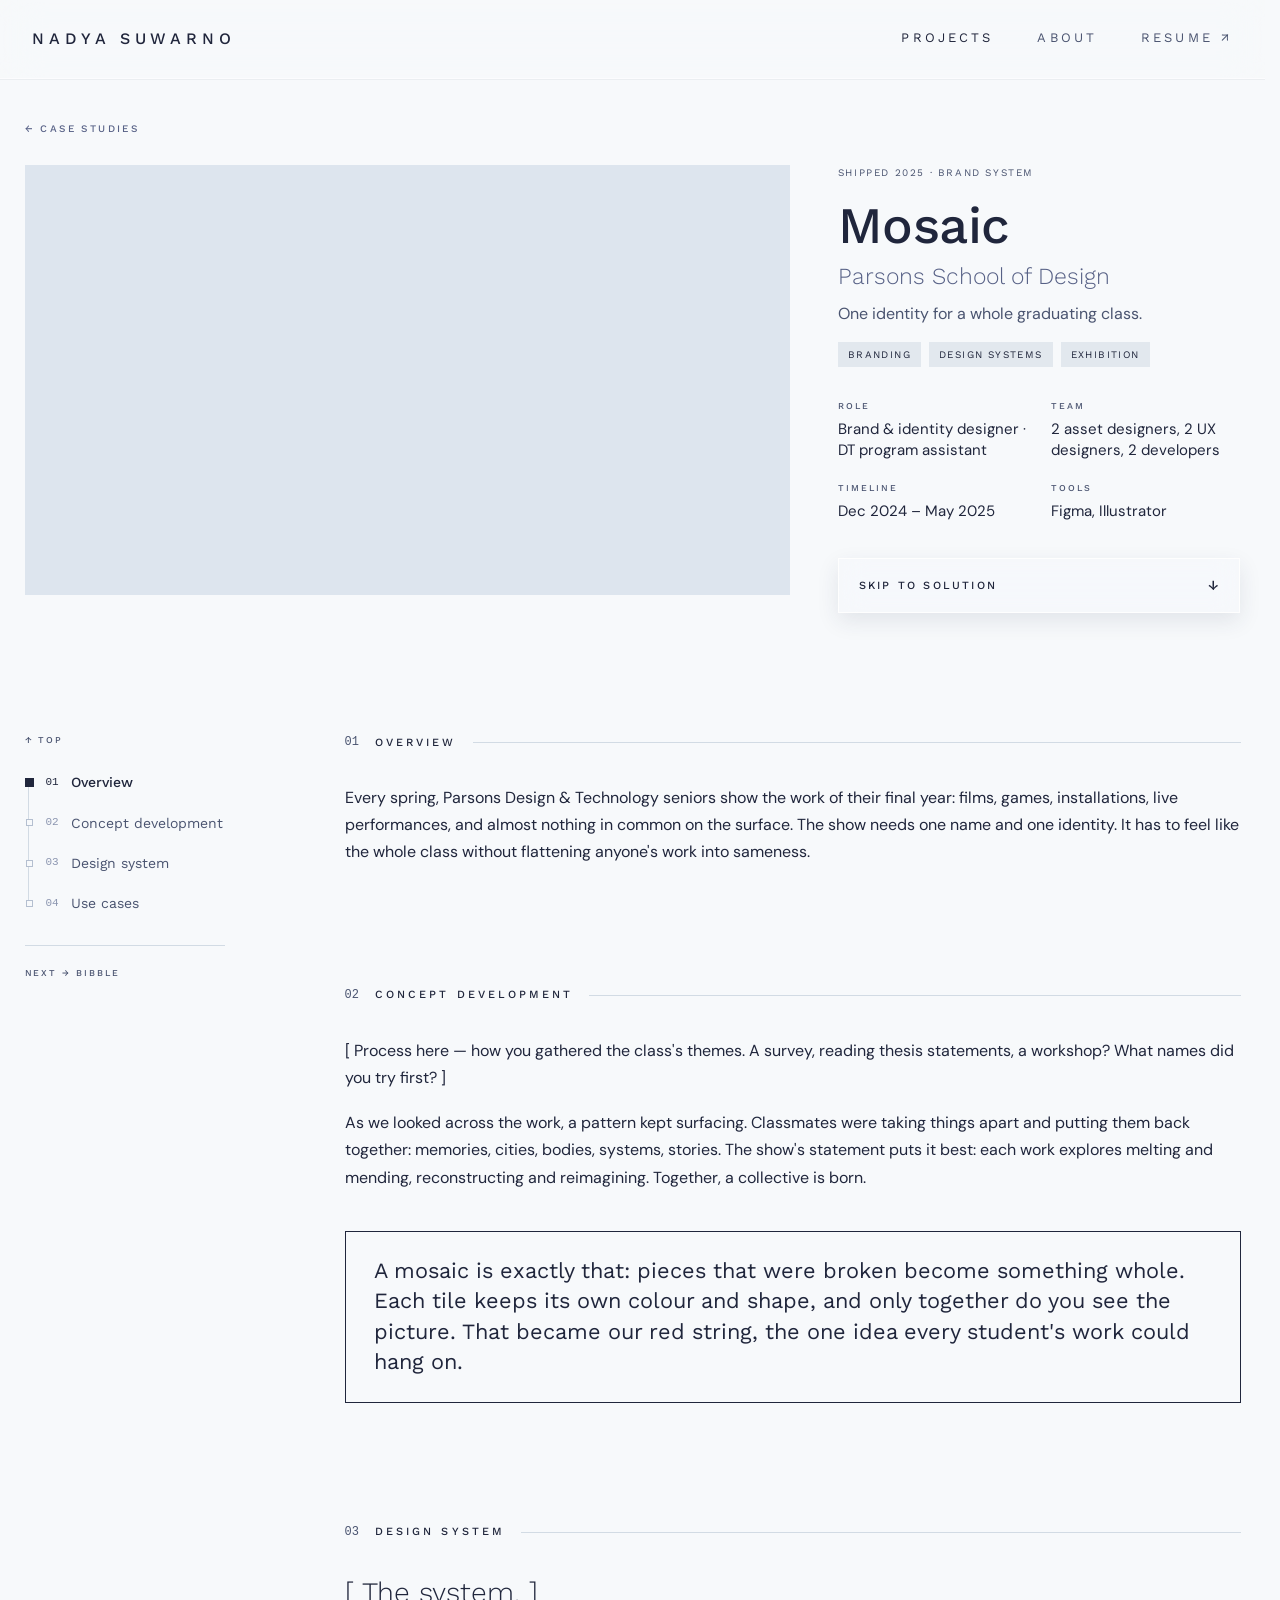
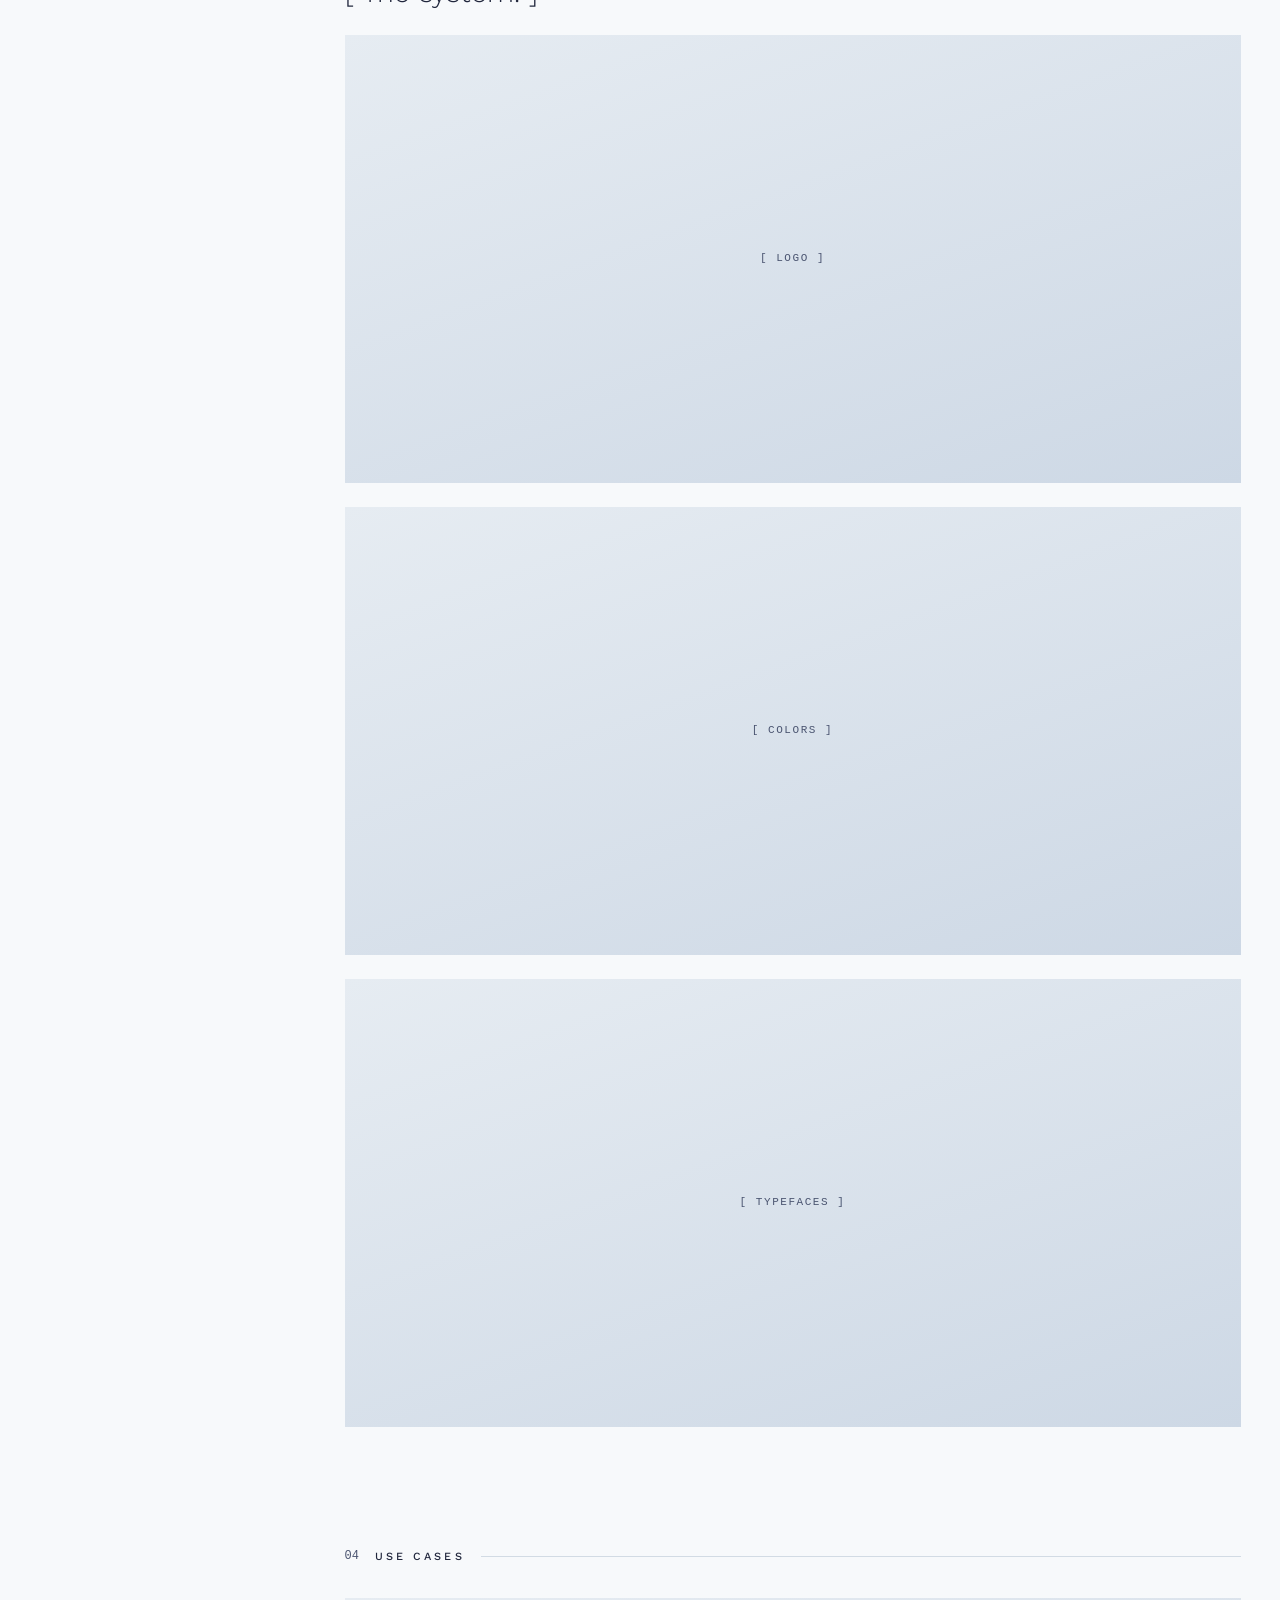
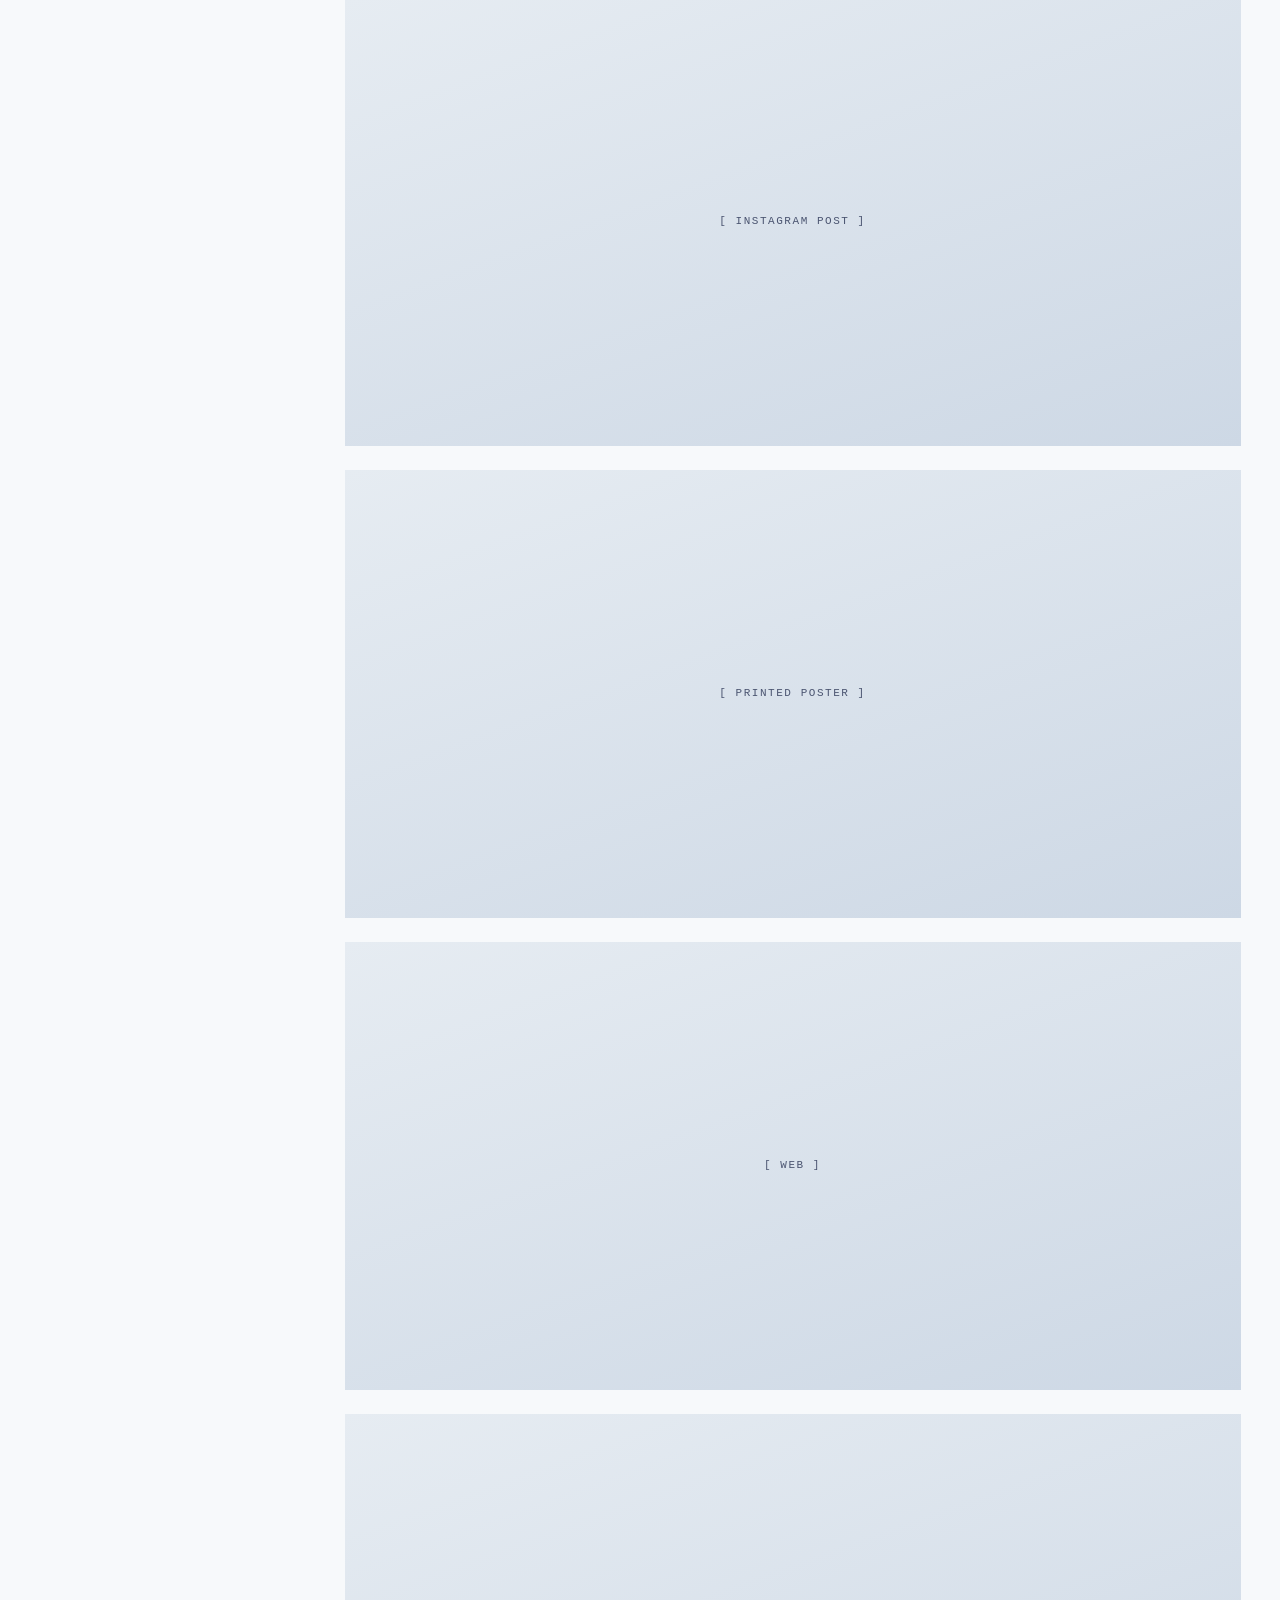
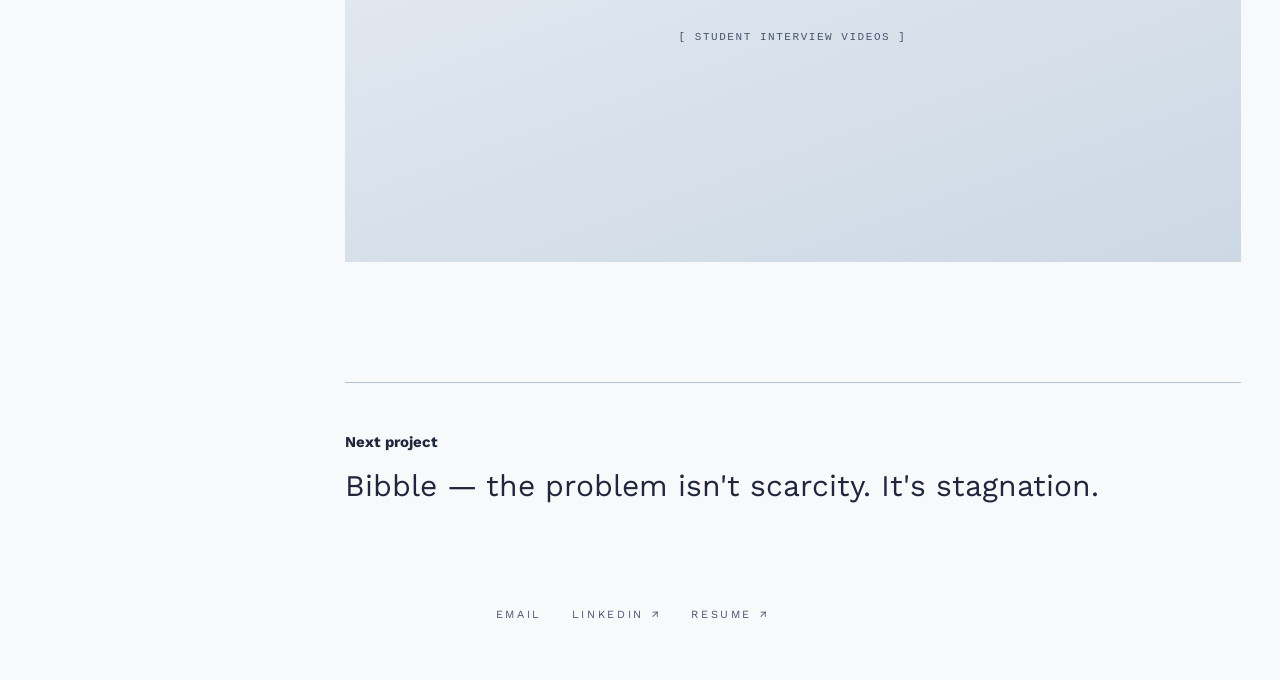
<file: projects/mosaic.html>
<!doctype html>
<html lang="en">
<head>
  <meta charset="utf-8" />
  <meta name="viewport" content="width=device-width, initial-scale=1" />
  <title>Mosaic | Nadya Suwarno</title>
  <meta name="description" content="Mosaic — one identity for a whole graduating class. Brand system for the Parsons Design & Technology 2025 thesis show." />
  <link rel="icon" href="../assets/favicon-32.png" sizes="32x32" type="image/png" />
  <link rel="icon" href="../assets/favicon-16.png" sizes="16x16" type="image/png" />
  <link rel="icon" href="../assets/icon-192.png" sizes="192x192" type="image/png" />
  <link rel="apple-touch-icon" href="../assets/apple-touch-icon.png" />
  <link rel="preconnect" href="https://fonts.googleapis.com" />
  <link rel="preconnect" href="https://fonts.gstatic.com" crossorigin />
  <link href="https://fonts.googleapis.com/css2?family=DM+Sans:ital,wght@0,400;0,500;0,700;1,400&family=Work+Sans:ital,wght@0,400;0,500;0,600;0,700;1,400;1,500&family=Courier+Prime:ital,wght@0,400;0,700;1,400&family=Caveat:wght@500&display=swap" rel="stylesheet" />
  <link rel="stylesheet" href="../assets/styles.css" />
  <script src="../assets/vt.js"></script>
  <script src="../assets/nav.js" defer></script>
</head>
<body>
  <header class="site-header">
    <a class="wordmark" href="../index.html">Nadya Suwarno</a>
    <nav class="nav">
      <div class="nav-group">
        <a href="../home.html#work" aria-current="page">Projects</a>
        <ul class="nav-submenu">
          <li><a href="bibble.html">01 — Bibble</a></li>
          <li><a href="https://parsons.edu/dt-2025/" target="_blank" rel="noopener">02 — Mosaic ↗︎</a></li>
        </ul>
      </div>
      <a href="../about.html">About</a>
      <a href="../assets/resume.pdf" class="ext" target="_blank" rel="noopener">Resume ↗︎</a>
    </nav>
  </header>

  <main class="case2" id="top">
    <a class="c2-back" href="../home.html#case-studies">← Case studies</a>
    <section class="c2-hero" aria-labelledby="case-title">
      <figure class="c2-film vt-mosaic">
        <video id="hero-film" src="../assets/images/mosaic/mosaic-motion3.mp4" autoplay muted loop playsinline aria-label="Mosaic identity in motion, looping"></video>
        <button type="button" class="c2-film-state" aria-controls="hero-film" aria-pressed="false">Pause video</button>
      </figure>

      <div class="c2-card">
        <p class="c2-meta"><span>Shipped 2025 · Brand system</span></p>
        <h1 id="case-title" class="c2-title">Mosaic</h1>
        <p class="c2-org">Parsons School of Design</p>
        <p class="c2-line">One identity for a whole graduating class.</p>
        <ul class="c2-tags" aria-label="Tags"><li>Branding</li><li>Design Systems</li><li>Exhibition</li></ul>
        <dl class="c2-facts">
          <div><dt>Role</dt><dd>Brand &amp; identity designer · DT program assistant</dd></div>
          <div><dt>Team</dt><dd>2 asset designers, 2 UX designers, 2 developers</dd></div>
          <div><dt>Timeline</dt><dd>Dec 2024 – May 2025</dd></div>
          <div><dt>Tools</dt><dd>Figma, Illustrator</dd></div>
        </dl>
        <a class="c2-skip" href="#system">Skip to solution <span aria-hidden="true">↓</span></a>
      </div>
    </section>

    <div class="c2-body">
      <nav class="c2-rail" aria-label="Skip to section">
        <a class="c2-top" href="#top">↑ Top</a>
        <ol>
          <li><a href="#overview"><span class="n">01</span>Overview</a></li>
          <li><a href="#concept"><span class="n">02</span>Concept development</a></li>
          <li><a href="#system"><span class="n">03</span>Design system</a></li>
          <li><a href="#uses"><span class="n">04</span>Use cases</a></li>
        </ol>
        <div class="c2-rail-foot">
          <a href="bibble.html">Next → Bibble</a>
        </div>
      </nav>

      <div class="c2-content">
        <section class="c2-section" id="overview">
          <h2 class="c2-head"><span class="n">01</span>Overview</h2>
          <p>Every spring, Parsons Design &amp; Technology seniors show the work of their final year: films, games, installations, live performances, and almost nothing in common on the surface. The show needs one name and one identity. It has to feel like the whole class without flattening anyone's work into sameness.</p>
        </section>

        <section class="c2-section" id="concept">
          <h2 class="c2-head"><span class="n">02</span>Concept development</h2>
          <p>[ Process here — how you gathered the class's themes. A survey, reading thesis statements, a workshop? What names did you try first? ]</p>
          <p>As we looked across the work, a pattern kept surfacing. Classmates were taking things apart and putting them back together: memories, cities, bodies, systems, stories. The show's statement puts it best: each work explores melting and mending, reconstructing and reimagining. Together, a collective is born.</p>
          <p class="c2-frame">A mosaic is exactly that: pieces that were broken become something whole. Each tile keeps its own colour and shape, and only together do you see the picture. That became our red string, the one idea every student's work could hang on.</p>
        </section>

        <section class="c2-section" id="system">
          <h2 class="c2-head"><span class="n">03</span>Design system</h2>
          <p class="c2-lead">[ The system. ]</p>
          <figure class="c2-ph" style="aspect-ratio: 16 / 8;"><span>[ LOGO ]</span></figure>
          <figure class="c2-ph" style="aspect-ratio: 16 / 8;"><span>[ COLORS ]</span></figure>
          <figure class="c2-ph" style="aspect-ratio: 16 / 8;"><span>[ TYPEFACES ]</span></figure>
        </section>

        <section class="c2-section" id="uses">
          <h2 class="c2-head"><span class="n">04</span>Use cases</h2>
          <figure class="c2-ph" style="aspect-ratio: 16 / 8;"><span>[ INSTAGRAM POST ]</span></figure>
          <figure class="c2-ph" style="aspect-ratio: 16 / 8;"><span>[ PRINTED POSTER ]</span></figure>
          <figure class="c2-ph" style="aspect-ratio: 16 / 8;"><span>[ WEB ]</span></figure>
          <figure class="c2-ph" style="aspect-ratio: 16 / 8;"><span>[ STUDENT INTERVIEW VIDEOS ]</span></figure>
        </section>

        <div class="next-project c2-next">
          <p class="label">Next project</p>
          <a href="bibble.html">Bibble — the problem isn't scarcity. It's stagnation.</a>
        </div>
      </div>
    </div>
  </main>

  <footer class="site-footer">
    <nav class="footer-nav">
      <a href="mailto:michellenadya168@gmail.com">Email</a>
      <a href="https://www.linkedin.com/in/nadya-suwarno" class="ext" target="_blank" rel="noopener">LinkedIn ↗︎</a>
      <a href="../assets/resume.pdf" class="ext" target="_blank" rel="noopener">Resume ↗︎</a>
    </nav>
  </footer>
</body>
</html>
</file>
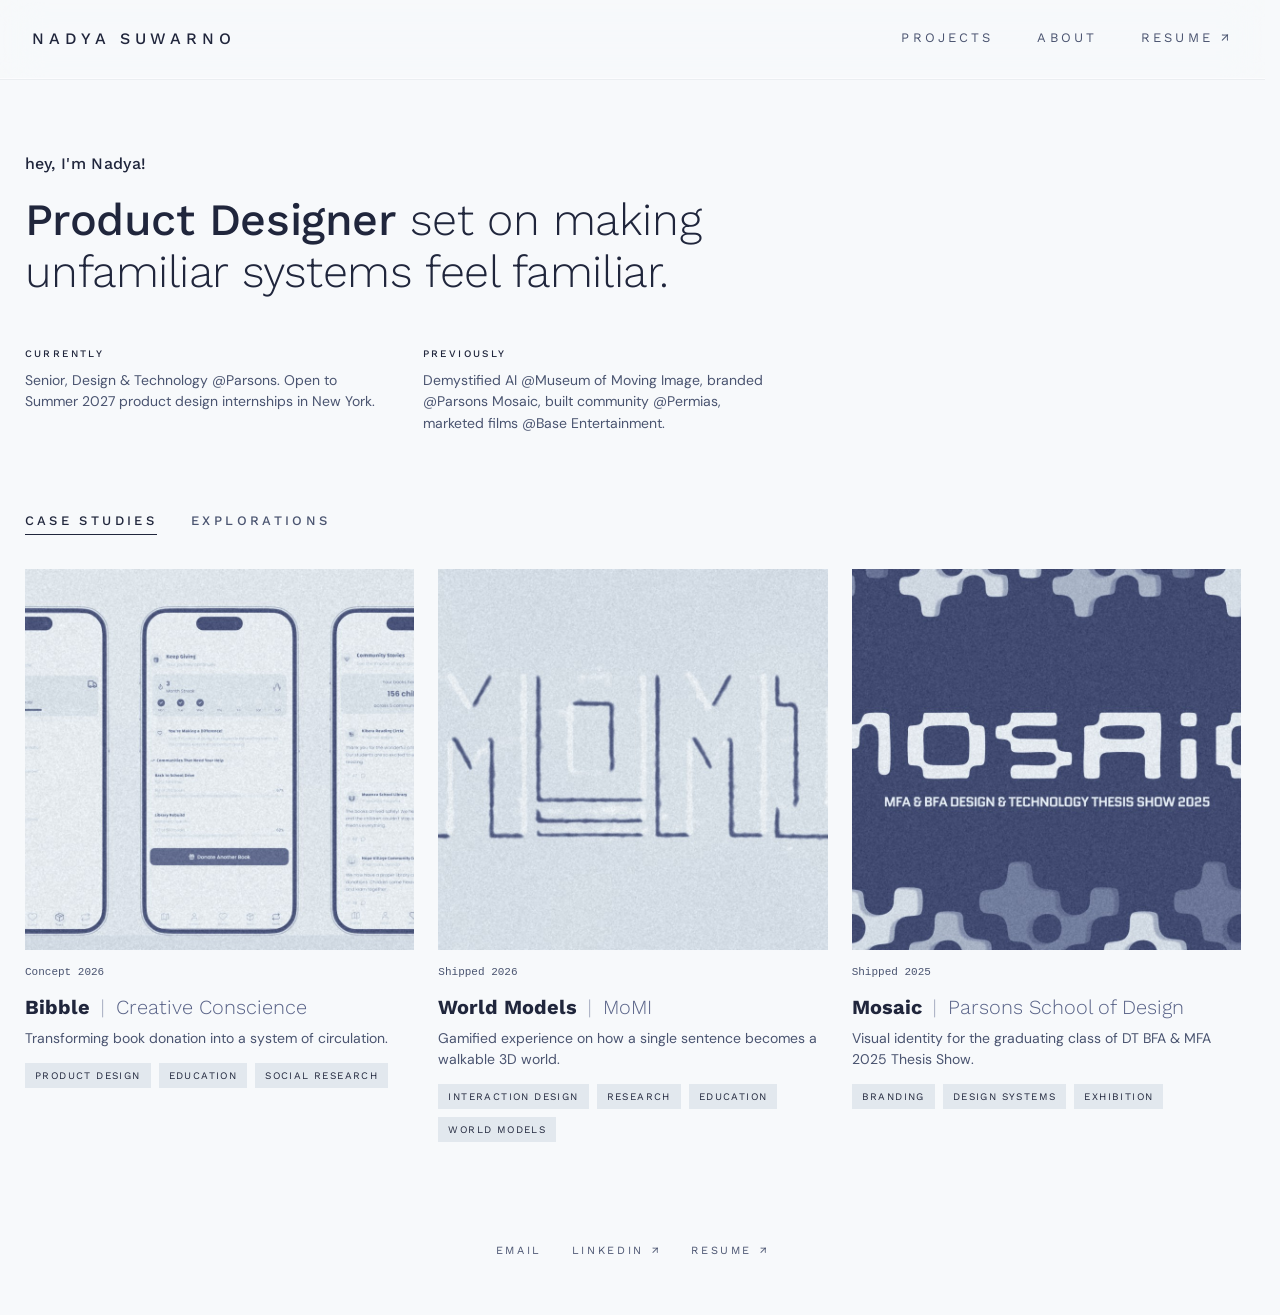
<file: projects/world-models.html>
<!doctype html>
<html lang="en">
<head>
  <meta charset="utf-8" />
  <meta name="viewport" content="width=device-width, initial-scale=1" />
  <title>World Models | Nadya Suwarno</title>
  <!-- Locked while the case study is being written. The full page lives on the world-models-draft branch. -->
  <meta name="robots" content="noindex" />
  <meta http-equiv="refresh" content="0; url=../home.html#case-studies" />
  <link rel="icon" href="../assets/favicon-32.png" sizes="32x32" type="image/png" />
  <link rel="canonical" href="../home.html" />
  <script>location.replace('../home.html#case-studies');</script>
</head>
<body>
  <p>The World Models case study is coming soon. <a href="../home.html#case-studies">Back to case studies</a>.</p>
</body>
</html>
</file>
<file: assets/styles.css>
:root {
  --bg: #F7F9FB;         /* whiter cool white */
  --panel: #D2DBE4;      /* cards and frames (ice blue) */
  --ink: #20263C;        /* text (deep indigo) */
  --ink-soft: #4A5470;   /* metadata (soft indigo) */
  --rule: #B4BFD0;       /* hairlines (pale indigo) */
  --accent: #576186;     /* indigo, readable as text */
  --serif: "Work Sans", "Inter", "Helvetica Neue", Arial, sans-serif;
  --body: "DM Sans", "Inter", "Helvetica Neue", Arial, sans-serif;
  --mono: "Courier New", "Courier Prime", Courier, ui-monospace, monospace;
  --script: "Caveat", "Snell Roundhand", cursive;
  --rail: 56px;
  --max: 980px;
}

* { box-sizing: border-box; }

/* Keep the column in the same place whether or not a page scrolls */
html { scrollbar-gutter: stable; scroll-padding-top: 98px; }

html, body {
  margin: 0;
  padding: 0;
  background: var(--bg);
  color: var(--ink);
  font-family: var(--body);
  font-size: 15px;
  line-height: 1.6;
  -webkit-font-smoothing: antialiased;
  cursor: url("data:image/svg+xml,%3Csvg xmlns='http://www.w3.org/2000/svg' width='21' height='21' viewBox='0 0 21 21'%3E%3Cdefs%3E%3CradialGradient id='g'%3E%3Cstop offset='0%25' stop-color='%237C88A7' stop-opacity='1'/%3E%3Cstop offset='100%25' stop-color='%237C88A7' stop-opacity='0'/%3E%3C/radialGradient%3E%3C/defs%3E%3Ccircle cx='10.5' cy='10.5' r='10.5' fill='url(%23g)'/%3E%3C/svg%3E") 10 10, auto;
}

/* Gritty paper grain — denser noise so the page reads as pressed paper */
body::before {
  content: "";
  position: fixed;
  inset: 0;
  pointer-events: none;
  z-index: 1;
  opacity: 0.32;
  mix-blend-mode: multiply;
  background-image: url("data:image/svg+xml;utf8,%3Csvg xmlns='http://www.w3.org/2000/svg' width='200' height='200'%3E%3Cfilter id='n'%3E%3CfeTurbulence type='fractalNoise' baseFrequency='1.4' numOctaves='3' stitchTiles='stitch'/%3E%3CfeColorMatrix values='0 0 0 0 0.24  0 0 0 0 0.28  0 0 0 0 0.44  0 0 0 0.09 0'/%3E%3C/filter%3E%3Crect width='100%25' height='100%25' filter='url(%23n)'/%3E%3C/svg%3E");
}
body > * { position: relative; z-index: 2; }

/* Field-note margin annotations — Caveat in rust, slight tilt */
.margin-note {
  display: inline-block;
  font-family: var(--script);
  font-size: 22px;
  line-height: 1.1;
  color: var(--accent);
  transform: rotate(-2.5deg);
  transform-origin: left center;
  margin-left: 10px;
}
.margin-note.right {
  float: right;
  margin: 4px 0 8px 20px;
  max-width: 180px;
  transform: rotate(1.5deg);
}
.margin-note.standalone {
  display: block;
  margin: 10px 0 24px 0;
  transform: rotate(-1.5deg);
}

/* Tape strip — small masking-tape rectangle in the top-left of a thumbnail */
.thumb { position: relative; }
.thumb::after {
  content: "";
  position: absolute;
  top: -8px;
  left: 20px;
  width: 64px;
  height: 18px;
  background: rgba(210, 219, 228, 0.75);
  box-shadow: 0 1px 2px rgba(32, 38, 60, 0.08);
  transform: rotate(-3deg);
  pointer-events: none;
  z-index: 3;
}


a, button, .btn, .thumb, [role="button"] {
  cursor: url("data:image/svg+xml,%3Csvg xmlns='http://www.w3.org/2000/svg' width='27' height='27' viewBox='0 0 27 27'%3E%3Cdefs%3E%3CradialGradient id='g'%3E%3Cstop offset='0%25' stop-color='%237C88A7' stop-opacity='1'/%3E%3Cstop offset='100%25' stop-color='%237C88A7' stop-opacity='0'/%3E%3C/radialGradient%3E%3C/defs%3E%3Ccircle cx='13.5' cy='13.5' r='13.5' fill='url(%23g)'/%3E%3C/svg%3E") 13 13, pointer;
}

a { color: inherit; text-decoration: none; }
a:hover { text-decoration: underline; text-decoration-color: var(--accent); text-underline-offset: 3px; }

img { max-width: 100%; display: block; }

/* ---------- Header (mobile default: horizontal top bar) ---------- */
.site-header {
  display: flex;
  justify-content: space-between;
  align-items: center;
  padding: 28px 48px;
  font-family: var(--serif);
  font-weight: 500;
  font-size: 14px;
  letter-spacing: 0.03em;
  text-transform: uppercase;
}
.wordmark {
  font-weight: 500;
  font-size: clamp(14px, 1.5vw, 20px);
  letter-spacing: -0.01em;
  text-transform: uppercase;
  white-space: nowrap;
}
.nav { display: flex; gap: 28px; align-items: center; }
.nav a[aria-current="page"] { text-decoration: underline; text-underline-offset: 4px; }
.nav-group { position: relative; }
.nav-group > a { display: inline-block; }

/* Submenu: hidden at every width unless open (toggled via JS on hover/focus) */
.nav-submenu {
  list-style: none;
  padding: 0;
  margin: 0;
  max-height: 0;
  opacity: 0;
  overflow: hidden;
  pointer-events: none;
  transition: max-height 0.35s ease, opacity 0.25s ease;
}
.nav-group.is-open .nav-submenu,
.nav-group:focus-within .nav-submenu {
  max-height: 400px;
  opacity: 1;
  pointer-events: auto;
}
.nav-submenu a { white-space: nowrap; }
.nav-sep {
  display: block;
  width: 20px;
  border-top: 1px solid var(--rule);
  margin: 4px 0;
}

/* Mobile submenu: floats below the Projects link so it doesn't push siblings */
@media (max-width: 899px) {
  .nav-group { position: relative; }
  .nav-submenu {
    position: absolute;
    top: 100%;
    left: 0;
    margin-top: 10px;
    padding: 12px 14px;
    background: var(--bg);
    border: 1px solid var(--rule);
    display: flex;
    flex-direction: column;
    gap: 8px;
    min-width: 170px;
    z-index: 20;
  }
  .nav-submenu a { font-size: 11px; letter-spacing: 0.1em; }
}

/* ---------- Desktop: name + nav as a fixed left column, main stays centered ---------- */
@media (min-width: 900px) {
  .site-header {
    position: fixed;
    top: 0;
    left: 0;
    width: 220px;
    height: auto;
    flex-direction: column;
    align-items: flex-start;
    justify-content: flex-start;
    padding: 40px 28px;
    gap: 40px;
    z-index: 10;
  }
  .nav {
    flex-direction: column;
    gap: 16px;
    align-items: flex-start;
  }
  .nav-submenu {
    display: flex;
    flex-direction: column;
    gap: 8px;
    margin: 0 0 0 14px;
    padding: 10px 0 0 10px;
    border-left: 1px dashed var(--accent);
  }
  .nav-submenu li { margin: 0; }
  .nav-submenu a {
    font-size: 10px;
    letter-spacing: 0.1em;
    color: var(--ink-soft);
  }
  .nav-submenu a:hover { color: var(--accent); text-decoration: none; }
}

/* ---------- Rail (dashed left line) ---------- */
.rail {
  position: relative;
  max-width: var(--max);
  margin: 0 auto;
  padding: 40px 48px 80px calc(var(--rail) + 48px);
}
.rail::before {
  content: "";
  position: absolute;
  left: 48px;
  top: 0;
  bottom: 0;
  border-left: 1.5px dashed var(--accent);
}

/* ---------- Shared text ---------- */
.hello {
  font-family: var(--serif);
  font-weight: 500;
  font-size: clamp(22px, 2.4vw, 28px);
  letter-spacing: -0.01em;
  margin: 0 0 20px;
  color: var(--ink);
}
.cities {
  position: absolute;
  top: 40px;
  right: 48px;
  display: flex;
  gap: 32px;
  font-family: var(--serif);
  font-weight: 500;
  font-size: 14px;
  letter-spacing: 0.03em;
  text-transform: uppercase;
  color: var(--ink);
  margin: 0;
  z-index: 5;
  line-height: clamp(22px, 2.4vw, 28px);
}
.thesis-quote {
  font-family: var(--serif);
  font-style: italic;
  font-weight: 400;
  font-size: clamp(20px, 2.2vw, 26px);
  line-height: 1.3;
  color: var(--ink-soft);
  max-width: 58ch;
  margin: 24px 0 8px;
}
.eyebrow-italic {
  font-style: italic;
  font-size: 18px;
  margin: 0 0 10px;
  color: var(--ink-soft);
  max-width: 56ch;
}
.display {
  font-family: var(--serif);
  font-weight: 400;
  font-size: clamp(24px, 3.4vw, 40px);
  line-height: 1.15;
  letter-spacing: -0.01em;
  margin: 0 0 18px;
  position: relative;
  display: inline-block;
}
.underline-dash {
  display: block;
  width: 42%;
  height: 10px;
  margin-top: 6px;
  border-bottom: 1.5px dashed var(--accent);
}
.meta {
  font-family: var(--mono);
  font-size: 11px;
  letter-spacing: 0.14em;
  text-transform: uppercase;
  color: var(--ink-soft);
  margin: 20px 0 56px;
}
.label {
  font-family: var(--serif);
  font-weight: 700;
  font-size: 15px;
  letter-spacing: 0;
  color: var(--ink);
  margin-bottom: 8px !important;
}

.status-grid {
  display: grid;
  grid-template-columns: 1fr 1fr;
  gap: 48px;
  margin-bottom: 80px;
}
.status-grid p { margin: 0; max-width: 36ch; }

/* ---------- Project cards (home + index) ---------- */
.projects {
  display: grid;
  grid-template-columns: repeat(auto-fit, minmax(min(100%, 340px), 1fr));
  gap: 48px 32px;
}
.project { display: block; }

/* ---- Horizontal split layout (home) ---- */
.projects-split { display: flex; flex-direction: column; gap: 64px; }
.projects-split .project {
  display: grid;
  grid-template-columns: 1.3fr 1fr;
  gap: 40px;
  align-items: center;
}
.projects-split .thumb { margin-bottom: 0; }
.project-info {
  display: flex;
  flex-direction: column;
  gap: 14px;
}
.project-sub {
  font-family: var(--body);
  font-style: italic;
  font-size: 15px;
  line-height: 1.45;
  color: var(--accent);
  margin: 0;
  max-width: 36ch;
}
.project-tags { display: flex; flex-wrap: wrap; gap: 8px; }
.tag {
  font-family: var(--body);
  font-weight: 400;
  font-size: 11px;
  padding: 5px 10px;
  border: 1px solid var(--ink);
  color: var(--ink);
  line-height: 1;
}

@media (max-width: 760px) {
  .projects-split .project {
    grid-template-columns: 1fr;
    gap: 20px;
  }
}
.thumb {
  position: relative;
  display: flex;
  align-items: center;
  justify-content: center;
  width: 100%;
  aspect-ratio: 16 / 9;
  background: var(--panel);
  border: 1px dashed var(--rule);
  color: var(--ink-soft);
  font-family: var(--mono);
  font-size: 11px;
  letter-spacing: 0.12em;
  text-transform: uppercase;
  margin-bottom: 18px;
  overflow: hidden;
}
.thumb img { width: 100%; height: 100%; object-fit: cover; }
.thumb:hover { text-decoration: none; }

/* Hover-to-play video overlay (home card + case hero) */
.thumb, .case-hero { isolation: isolate; }
.case-hero { position: relative; }

.thumb-img, .hero-img {
  position: absolute;
  inset: 0;
  width: 100%;
  height: 100%;
  object-fit: cover;
  pointer-events: none;
  z-index: 4;
}
/* Static image reveal on hover (for cards without a video) */
.thumb-reveal {
  position: absolute;
  inset: 0;
  width: 100%;
  height: 100%;
  object-fit: cover;
  pointer-events: none;
  z-index: 5;
  opacity: 0;
  transition: opacity 0.3s ease;
}
.thumb:hover .thumb-reveal { opacity: 1; }
.thumb-vid, .hero-vid {
  position: absolute;
  inset: 0;
  width: 100%;
  height: 100%;
  object-fit: cover;
  pointer-events: none;
  z-index: 5;
  background: #000;
  opacity: 0;
  transition: opacity 0.3s ease;
}
.thumb:hover .thumb-vid,
.case-hero:hover .hero-vid {
  opacity: 1;
}
/* Autoplay videos (case-study hero) stay visible always */
.hero-vid[autoplay] { opacity: 1; }

/* When the thumb/hero has real media, drop the panel + dashed border */
.thumb.has-media,
.case-hero.has-media {
  background: transparent;
  border: none;
}
.thumb.has-media .placeholder,
.case-hero.has-media .placeholder { display: none; }
.badge {
  position: absolute;
  top: 16px;
  right: 16px;
  font-family: var(--mono);
  font-size: 10px;
  letter-spacing: 0.14em;
  text-transform: uppercase;
  padding: 6px 10px;
  border: 1px solid var(--accent);
  color: var(--accent);
  background: var(--bg);
}
.project-meta {
  display: flex;
  justify-content: space-between;
  font-family: var(--mono);
  font-size: 11px;
  letter-spacing: 0.12em;
  text-transform: uppercase;
  color: var(--ink-soft);
  margin-bottom: 6px;
}
.project-title {
  font-family: var(--body);
  font-weight: 500;
  font-size: clamp(16px, 1.6vw, 20px);
  line-height: 1.35;
  margin: 0;
}
/* ---------- Page section header (serif, double-duty h1/h2) ---------- */
.section-head {
  font-family: var(--serif);
  font-weight: 500;
  font-size: clamp(22px, 2.4vw, 28px);
  line-height: 1.1;
  letter-spacing: -0.01em;
  color: var(--ink-soft);
  margin: 0 0 24px;
}
h2.section-head { margin-top: 72px; }

/* ---------- Sub-section label (nested under section-label) ---------- */
.sub-section-label {
  font-family: var(--mono);
  font-size: 11px;
  letter-spacing: 0.12em;
  text-transform: uppercase;
  color: var(--ink-soft);
  margin: 28px 0 14px;
}


/* ---------- Section tag (small bold-uppercase section header) ---------- */
.section-tag {
  font-family: var(--serif);
  font-weight: 700;
  font-size: 15px;
  letter-spacing: 0.08em;
  text-transform: uppercase;
  color: var(--ink);
  margin: 80px 0 32px;
}

/* ---------- Section labels on inside pages ---------- */
.section-label {
  font-family: var(--mono);
  font-size: 11px;
  letter-spacing: 0.14em;
  text-transform: uppercase;
  color: var(--ink-soft);
  margin: 56px 0 20px;
}

/* ---------- Case study ---------- */
.case-eyebrow {
  font-family: var(--mono);
  font-size: 11px;
  letter-spacing: 0.14em;
  text-transform: uppercase;
  color: var(--ink-soft);
  margin: 0 0 16px;
  display: flex;
  justify-content: space-between;
}
.case-title {
  font-family: var(--serif);
  font-weight: 400;
  font-size: clamp(40px, 6vw, 64px);
  line-height: 1.05;
  margin: 0 0 10px;
}
.case-sub {
  font-style: italic;
  color: var(--ink-soft);
  margin: 0 0 32px;
}
.case-hero {
  width: 100%;
  aspect-ratio: 16 / 7;
  background: var(--panel);
  border: 1px dashed var(--rule);
  display: flex;
  align-items: center;
  justify-content: center;
  color: var(--ink-soft);
  font-family: var(--mono);
  font-size: 11px;
  letter-spacing: 0.12em;
  text-transform: uppercase;
  margin-bottom: 24px;
}
.case-hero img { width: 100%; height: 100%; object-fit: cover; }

.case-metagrid {
  display: grid;
  grid-template-columns: repeat(5, 1fr);
  gap: 24px;
  padding: 20px 0;
  border-top: 1px solid var(--rule);
  border-bottom: 1px solid var(--rule);
  margin-bottom: 48px;
}
.case-metagrid div p { margin: 0; font-size: 15px; }
.case-metagrid .label { margin-bottom: 6px !important; }

.case-section { margin: 48px 0; }
.case-section h2 {
  font-family: var(--serif);
  font-weight: 400;
  font-size: clamp(26px, 3.4vw, 36px);
  line-height: 1.15;
  margin: 0 0 20px;
}
.case-section p { margin: 0 0 18px; max-width: 68ch; }

.callout {
  padding: 20px 24px;
  background: var(--panel);
  border: 1px solid var(--rule);
  font-style: italic;
  margin: 24px 0;
  max-width: 68ch;
}

.next-project {
  margin-top: 80px;
  padding-top: 32px;
  border-top: 1px solid var(--rule);
}
.next-project .label { margin-bottom: 8px !important; }
.next-project a {
  font-family: var(--serif);
  font-size: clamp(22px, 2.6vw, 30px);
}

/* ---------- About page ---------- */
.about-hero {
  display: grid;
  grid-template-columns: 220px 1fr;
  gap: 48px;
  margin-bottom: 56px;
}
.clock {
  width: 180px;
  height: 180px;
  border-radius: 50%;
  border: 1px solid var(--ink);
  position: relative;
  font-family: var(--mono);
  font-size: 10px;
  letter-spacing: 0.1em;
  text-transform: uppercase;
}
.clock span {
  position: absolute;
  color: var(--ink-soft);
}
.clock .c12 { top: 10px; left: 50%; transform: translateX(-50%); }
.clock .c3  { right: 10px; top: 50%; transform: translateY(-50%); }
.clock .c6  { bottom: 10px; left: 50%; transform: translateX(-50%); }
.clock .c9  { left: 10px; top: 50%; transform: translateY(-50%); }
.clock .hand-hour, .clock .hand-min {
  position: absolute;
  left: 50%;
  bottom: 50%;
  background: var(--ink);
  transform-origin: 50% 100%;
}
.clock .hand-hour { width: 2px; height: 44px; transform: translateX(-50%) rotate(0deg); }
.clock .hand-min { width: 1.5px; height: 64px; transform: translateX(-50%) rotate(90deg); }
.clock .hand-sec { position: absolute; left: 50%; bottom: 50%; width: 1px; height: 68px; background: var(--accent); transform: translateX(-50%) rotate(135deg); transform-origin: 50% 100%; }

.hat-rack {
  display: grid;
  grid-template-columns: repeat(5, 1fr);
  gap: 12px;
  margin: 24px 0 72px;
}
.hat {
  padding: 16px;
  background: var(--panel);
  border: 1px solid var(--rule);
  font-family: var(--mono);
  font-size: 10px;
  letter-spacing: 0.1em;
  text-transform: uppercase;
  color: var(--ink-soft);
  min-height: 120px;
  display: flex;
  flex-direction: column;
  justify-content: space-between;
}
.hat strong {
  font-weight: 500;
  color: var(--ink);
  font-family: var(--mono);
  display: block;
}
.hat em {
  font-family: var(--serif);
  font-style: italic;
  font-size: 14px;
  text-transform: none;
  letter-spacing: 0;
  color: var(--ink);
}

.timeline { margin: 24px 0 72px; }
.timeline-row {
  display: grid;
  grid-template-columns: 120px 1fr;
  gap: 32px;
  padding: 18px 0;
  border-top: 1px solid var(--rule);
}
.timeline-row:last-child { border-bottom: 1px solid var(--rule); }
.timeline-row .when {
  font-family: var(--mono);
  font-size: 11px;
  letter-spacing: 0.1em;
  text-transform: uppercase;
  color: var(--ink-soft);
}
.timeline-row h4 {
  margin: 0 0 4px;
  font-family: var(--serif);
  font-weight: 400;
  font-size: 20px;
}
.timeline-row p { margin: 0; color: var(--ink-soft); }

.hey-row {
  font-family: var(--serif);
  font-size: clamp(32px, 5vw, 56px);
  margin: 32px 0 16px;
}

.btn-row { display: flex; gap: 12px; flex-wrap: wrap; margin: 24px 0 40px; }
.btn {
  font-family: var(--mono);
  font-size: 11px;
  letter-spacing: 0.14em;
  text-transform: uppercase;
  padding: 10px 16px;
  border: 1px solid var(--ink);
  color: var(--ink);
}
.btn.primary { background: var(--ink); color: var(--bg); }

/* ---------- Footer ---------- */
.site-footer {
  max-width: var(--max);
  margin: 0 auto;
  padding: 40px 48px 60px calc(var(--rail) + 48px);
  border-top: 1px solid var(--rule);
  display: flex;
  justify-content: space-between;
  align-items: flex-end;
}
.signoff .eyebrow-italic { margin-bottom: 4px; }
.signature {
  font-family: var(--script);
  font-size: 28px;
  margin: 0;
}
.footer-nav {
  display: flex;
  gap: 28px;
  font-family: var(--mono);
  font-size: 11px;
  letter-spacing: 0.14em;
  text-transform: uppercase;
}

/* ---------- Mobile ---------- */
@media (max-width: 720px) {
  .site-header { padding: 20px 20px; flex-wrap: wrap; gap: 12px; }
  .nav { gap: 20px; }
  .rail { padding: 24px 20px 60px 40px; }
  .rail::before { left: 20px; }
  .status-grid { grid-template-columns: 1fr; gap: 28px; margin-bottom: 48px; }
  .case-metagrid { grid-template-columns: 1fr 1fr; }
  .about-hero { grid-template-columns: 1fr; }
  .hat-rack { grid-template-columns: 1fr 1fr; }
  .timeline-row { grid-template-columns: 1fr; gap: 4px; }
  .site-footer { padding: 32px 20px 40px 40px; flex-direction: column; gap: 24px; align-items: flex-start; }
}

/* ---------- Landing: one soft piece of water, centred ---------- */
html:has(.landing) { scrollbar-gutter: auto; }
.landing { overflow: hidden; }
.stage {
  min-height: 100vh;
  min-height: 100svh;
  display: flex;
  flex-direction: column;
  align-items: center;
  justify-content: center;
  gap: 30px;
  padding: 24px;
}
.piece { position: relative; width: min(72vw, 1040px); height: 66vh; height: 66svh; }
.water {
  position: absolute;
  inset: 0;
  display: block;
  overflow: hidden;
  cursor: pointer;
  background: linear-gradient(10deg, #B3C9E0, #EDF2F9);
  -webkit-mask-image: linear-gradient(to right, transparent, #000 90px, #000 calc(100% - 90px), transparent), linear-gradient(to bottom, transparent, #000 90px, #000 calc(100% - 90px), transparent);
  -webkit-mask-composite: source-in;
  mask-image: linear-gradient(to right, transparent, #000 90px, #000 calc(100% - 90px), transparent), linear-gradient(to bottom, transparent, #000 90px, #000 calc(100% - 90px), transparent);
  mask-composite: intersect;
}
.water:hover { text-decoration: none; }
.water:focus-visible { outline: none; }
.water:focus-visible ~ .sign h1 { text-decoration: underline; text-underline-offset: 6px; }
.water canvas { display: block; width: 100%; height: 100%; }
.sign { position: absolute; inset: 0; display: flex; flex-direction: column; align-items: center; justify-content: center; text-align: center; pointer-events: none; }
.sign h1 { margin: 0 0 14px; font-family: var(--serif); font-size: 19px; line-height: 1.3; font-weight: 500; letter-spacing: .34em; margin-right: -.34em; text-transform: uppercase; color: var(--ink); }
.sign p { margin: 0; font-family: var(--serif); font-size: 12px; letter-spacing: .24em; margin-right: -.24em; text-transform: uppercase; color: var(--ink-soft); }
.links { display: flex; gap: 34px; font-family: var(--serif); font-size: 12px; letter-spacing: .24em; text-transform: uppercase; color: var(--ink); }
.links a { padding: 6px 0; }
.links a:hover, .links a:focus-visible { text-decoration: underline; text-decoration-color: var(--ink); text-underline-offset: 5px; }
@media (max-width: 720px) {
  .piece { width: 100%; height: 62vh; height: 62svh; }
  .water {
    -webkit-mask-image: linear-gradient(to right, transparent, #000 44px, #000 calc(100% - 44px), transparent), linear-gradient(to bottom, transparent, #000 60px, #000 calc(100% - 60px), transparent);
    mask-image: linear-gradient(to right, transparent, #000 44px, #000 calc(100% - 44px), transparent), linear-gradient(to bottom, transparent, #000 60px, #000 calc(100% - 60px), transparent);
  }
  .sign h1 { font-size: 15px; letter-spacing: .26em; margin-right: -.26em; }
  .links { gap: 22px; font-size: 11px; letter-spacing: .18em; }
}

/* ==========================================================================
   Site system, taken from the landing: one centred column, spaced type,
   soft pieces on a cool white. Later rules here override the older ones above.
   ========================================================================== */
:root { --column: min(860px, calc(100vw - 48px)); --read: min(620px, calc(100vw - 48px)); --ease: cubic-bezier(.22, .61, .36, 1); }

body:not(.landing) { font-family: var(--body); }
body::before { display: none; }

.site-header {
  position: sticky; top: 0; z-index: 30; width: auto; height: auto;
  flex-direction: row; flex-wrap: nowrap; align-items: center; justify-content: space-between; gap: 24px;
  padding: 26px 32px; text-transform: none; letter-spacing: 0;
  background: rgba(247, 249, 251, .6);
  -webkit-backdrop-filter: blur(20px) saturate(1.5);
  backdrop-filter: blur(20px) saturate(1.5);
  border-bottom: 1px solid rgba(255, 255, 255, .62);
  box-shadow: 0 1px 0 rgba(32, 38, 60, .05);
  view-transition-name: site-bar;
}
.wordmark {
  view-transition-name: site-name;
  font-family: var(--serif); font-size: 16px; font-weight: 500;
  letter-spacing: .3em; text-transform: uppercase;
}
.nav { flex-direction: row; justify-content: flex-end; align-items: center; gap: 44px; }
.nav > a, .nav-group > a { font-family: var(--serif); font-size: 13px; font-weight: 400; letter-spacing: .24em; text-transform: uppercase; color: var(--ink-soft); }
.nav a[aria-current="page"] { color: var(--ink); text-decoration: none; }
.nav-group { display: flex; align-items: center; }
.nav-submenu { display: none !important; }
a:hover { text-decoration-color: currentColor; }

.rail { max-width: none; width: var(--column); margin: 0 auto; padding: 72px 0 96px; }
.rail::before { display: none; }

.hero { text-align: center; margin: 0 auto 84px; }
.hello { font-family: var(--serif); font-size: 14px; font-weight: 400; letter-spacing: .06em; margin: 0 0 18px; }
.display { max-width: 640px; margin: 0 auto; font-family: var(--serif); font-size: clamp(26px, 3.2vw, 36px); line-height: 1.3; font-weight: 300; }
.display strong { font-weight: 500; }
.underline-dash { display: block; width: 72px; margin: 26px auto 0; }
.status-grid { max-width: 680px; margin: 34px auto 0; gap: 44px; text-align: center; }
.status-grid p { font-family: var(--body); font-size: 14px; line-height: 1.55; color: var(--ink-soft); }
.status-grid .label { font-family: var(--serif); font-size: 10px; font-weight: 500; letter-spacing: .24em; text-transform: uppercase; color: var(--ink); }

.section-tag { margin: 0 0 56px; text-align: center; font-family: var(--serif); font-size: 12px; font-weight: 500; letter-spacing: .34em; text-transform: uppercase; color: var(--ink); }

/* Home: intro on the left, three cards across, edges matching the bar */
.home-page { width: min(1500px, calc(100vw - 64px)); margin: 0 auto; padding: 0 0 96px; }
.intro { padding: 72px 0 72px; }
.intro-text { display: flex; flex-direction: column; justify-content: center; }
.intro .hello { margin: 0 0 18px; font-family: var(--serif); font-size: 16px; font-weight: 500; letter-spacing: .02em; text-align: left; }
.intro .display { max-width: 760px; margin: 0; font-size: clamp(32px, 3.5vw, 50px); line-height: 1.16; font-weight: 300; text-align: left; }
.intro .status-grid { display: grid; grid-template-columns: repeat(2, minmax(0, 1fr)); max-width: 760px; margin: 48px 0 0; gap: 36px; text-align: left; }
.home-page .works { display: grid; grid-template-columns: repeat(3, minmax(0, 1fr)); gap: 24px; align-items: start; }
.home-page .cover { aspect-ratio: 1 / .92;
  -webkit-mask-image: linear-gradient(to right, transparent, #000 20px, #000 calc(100% - 20px), transparent), linear-gradient(to bottom, transparent, #000 20px, #000 calc(100% - 20px), transparent);
  mask-image: linear-gradient(to right, transparent, #000 20px, #000 calc(100% - 20px), transparent), linear-gradient(to bottom, transparent, #000 20px, #000 calc(100% - 20px), transparent); }
.home-page .cover .real { object-fit: contain; background: #DDE5EE; }
.home-page .c-num, .home-page .c-status { top: 32px; }
.home-page .c-num { left: 36px; } .home-page .c-status { right: 36px; }
.home-page .c-sign { padding: 0 40px; }
.home-page .c-sign strong { font-size: 16px; letter-spacing: .28em; margin-right: -.28em; }
.home-page .c-tags { margin-top: 12px; line-height: 1.8; }

/* Work, sorted into Case Studies and Explorations */
.work-index { scroll-margin-top: 84px; }
#case-studies, #explorations { scroll-margin-top: 150px; }
#creative-tech, #writings { scroll-margin-top: 200px; }
.tabs, .subtabs { display: none; }
.js .tabs, .js .subtabs { display: flex; flex-wrap: wrap; gap: 34px; }
.tabs { margin: 0 0 34px; }
.subtabs { margin: -6px 0 30px; gap: 26px !important; }
.tabs button, .subtabs button {
  padding: 6px 0; border: 0; background: none; cursor: pointer;
  font-family: var(--serif); text-transform: uppercase; color: var(--ink-soft);
  border-bottom: 1px solid transparent; transition: color .3s var(--ease), border-color .3s var(--ease);
}
.tabs button { font-size: 13px; font-weight: 500; letter-spacing: .26em; }
.subtabs button { font-size: 11px; letter-spacing: .22em; }
.tabs button[aria-selected="true"], .subtabs button[aria-selected="true"] { color: var(--ink); border-bottom-color: var(--ink); }
.tabs button:hover, .subtabs button:hover { color: var(--ink); }
.tabs button:focus-visible, .subtabs button:focus-visible { outline: 2px solid var(--ink); outline-offset: 4px; }
.panel { animation: panel-in .6s var(--ease) both; }
.panel[hidden] { display: none; }
@keyframes panel-in { from { opacity: 0; transform: translateY(8px); } }
.ex-grid { display: grid; grid-template-columns: repeat(3, minmax(0, 1fr)); gap: 40px 24px; }
.ex-img { position: relative; display: block; aspect-ratio: 1 / 1; overflow: hidden; background: #DDE5EE; background: linear-gradient(160deg, #E6ECF2, #CDD8E5); }
a.ex-img { cursor: pointer; text-decoration: none; }
a.ex-img::after { content: ""; position: absolute; inset: 0; background: rgba(247, 249, 251, .18); opacity: 1; transition: opacity .6s var(--ease); pointer-events: none; }
.ex-img img { position: absolute; inset: 0; width: 100%; height: 100%; object-fit: cover; filter: saturate(.85) blur(1.5px); transform: scale(1.04); transition: filter .7s var(--ease), transform 1.1s var(--ease); }
a.ex-img:hover::after, a.ex-img:focus-visible::after { opacity: 0; }
a.ex-img:hover img, a.ex-img:focus-visible img { filter: none; transform: scale(1); }
a.ex-img:hover .ex-tags, a.ex-img:focus-visible .ex-tags { transform: translateY(-4px); }
.ex-tags { transition: transform .5s var(--ease); }
a.ex-img:focus-visible { outline: 2px solid var(--ink); outline-offset: 4px; }
.ex-tags { position: absolute; z-index: 1; left: 16px; bottom: 16px; display: flex; flex-wrap: wrap; gap: 8px; }
.ex-tags span { padding: 6px 10px; background: rgba(247, 249, 251, .78); -webkit-backdrop-filter: blur(8px); backdrop-filter: blur(8px); font-family: var(--serif); font-size: 10px; letter-spacing: .14em; text-transform: uppercase; color: var(--ink); }
.ex-head { display: flex; justify-content: space-between; align-items: baseline; gap: 16px; margin: 16px 0 8px; }
.ex-head h3 { margin: 0; font-family: var(--serif); font-size: 18px; font-weight: 400; color: var(--accent); }
.ex-head span { font-family: var(--serif); font-size: 11px; letter-spacing: .14em; color: var(--ink-soft); }
.ex p { margin: 0; max-width: none; font-family: var(--body); font-size: 14px; line-height: 1.55; color: var(--ink-soft); }

/* A project: the landing's soft piece, holding the work out of focus */
.works { display: flex; flex-direction: column; gap: 58px; }
.cover {
  position: relative; display: block; aspect-ratio: 860 / 430; overflow: hidden; color: var(--ink); text-decoration: none;
  -webkit-mask-image: linear-gradient(to right, transparent, #000 48px, #000 calc(100% - 48px), transparent), linear-gradient(to bottom, transparent, #000 48px, #000 calc(100% - 48px), transparent);
  -webkit-mask-composite: source-in;
  mask-image: linear-gradient(to right, transparent, #000 48px, #000 calc(100% - 48px), transparent), linear-gradient(to bottom, transparent, #000 48px, #000 calc(100% - 48px), transparent);
  mask-composite: intersect;
  cursor: pointer;
}
.cover:hover { text-decoration: none; }
.cover img { position: absolute; inset: 0; width: 100%; height: 100%; object-fit: cover; transition: opacity .9s var(--ease), transform 1.6s var(--ease); }
.cover .real { opacity: 0; transform: scale(1.03); }
.cover:hover .real, .cover:focus-visible .real, .cover.in .real { opacity: 1; transform: none; }
.cover:focus-visible { outline: none; -webkit-mask-image: none; mask-image: none; box-shadow: inset 0 0 0 2px var(--ink); }
.c-sign { position: absolute; inset: 0; display: flex; flex-direction: column; align-items: center; justify-content: center; gap: 12px; padding: 0 56px; text-align: center; transition: opacity .5s var(--ease); }
.c-sign strong { font-family: var(--serif); font-size: 18px; font-weight: 500; letter-spacing: .34em; margin-right: -.34em; text-transform: uppercase; }
.c-sign span { font-family: var(--body); font-size: 14px; line-height: 1.45; color: var(--ink); }
.c-num, .c-status { position: absolute; top: 58px; font-family: var(--serif); font-size: 10px; letter-spacing: .2em; text-transform: uppercase; color: var(--ink); transition: opacity .5s var(--ease); }
.c-num { left: 66px; } .c-status { right: 66px; }
.cover:hover .c-sign, .cover:hover .c-num, .cover:hover .c-status,
.cover:focus-visible .c-sign, .cover:focus-visible .c-num, .cover:focus-visible .c-status,
.cover.in .c-sign, .cover.in .c-num, .cover.in .c-status { opacity: 0; }
.c-tags { margin: 6px 0 0; text-align: center; font-family: var(--serif); font-size: 10px; letter-spacing: .2em; text-transform: uppercase; color: var(--ink-soft); }

/* Reading pages */
.case-eyebrow { display: block; text-align: center; margin: 0 0 18px; font-family: var(--serif); font-size: 10px; letter-spacing: .22em; text-transform: uppercase; color: var(--ink-soft); }
.case-eyebrow span { display: block; color: inherit !important; }
.case-eyebrow span + span { margin-top: 6px; }
.btn-row { display: flex; justify-content: center; margin: 0 0 30px !important; }
.btn, .btn:hover { border: 0; background: none; padding: 6px 0; font-family: var(--serif); font-size: 10px; letter-spacing: .24em; text-transform: uppercase; color: var(--ink-soft); }
.case-title, body .bibble .case-title { text-align: center; font-family: var(--serif); font-size: clamp(22px, 3vw, 30px); font-weight: 500; letter-spacing: .3em; margin: 0 -.3em 14px 0; text-transform: uppercase; color: var(--ink); }
.case-sub, body .bibble .bib-sub { text-align: center; margin: 0 auto 48px; max-width: var(--read); font-family: var(--body); font-size: 17px; line-height: 1.45; font-style: normal; color: var(--ink-soft); }
.case-hero, body .bibble .bib-hero { margin: 0 0 40px; }
.case-metagrid, body .bibble .case-metagrid { display: flex; flex-wrap: wrap; justify-content: center; gap: 22px 44px; margin: 0 auto 72px; padding: 0; border: 0; text-align: center; }
.case-metagrid > div { flex: 0 1 148px; }
.case-metagrid .label, body .bibble .case-metagrid .label { font-family: var(--serif); font-size: 10px; font-weight: 500; letter-spacing: .22em; text-transform: uppercase; color: var(--ink); margin: 0 0 6px; }
.case-metagrid p:not(.label), body .bibble .case-metagrid div p:not(.label) { margin: 0; font-family: var(--body); font-size: 13px; line-height: 1.45; color: var(--ink-soft); }
.case-section, body .bibble .bib-section { margin: 0 0 72px; padding: 0; border: 0; }
.case-section > *, body .bibble .bib-section > p, body .bibble .bib-section > h2, body .bibble .bib-section > h3, body .bibble .bib-section > ul, body .bibble .bib-section > ol { max-width: var(--read); margin-left: auto; margin-right: auto; }
.case-section p, body .bibble .bib-section p { font-family: var(--body); font-size: 16px; line-height: 1.7; color: var(--ink); }
.case-section h2, body .bibble .bib-section h2 { font-family: var(--serif); font-size: clamp(21px, 2.4vw, 26px); line-height: 1.32; font-weight: 300; text-align: center; color: var(--ink); }
.section-label, body .bibble .bib-label { display: block; margin: 0 auto 20px !important; text-align: center; font-family: var(--serif) !important; font-size: 11px !important; font-weight: 500; letter-spacing: .3em; text-transform: uppercase; color: var(--ink-soft) !important; }
.callout, body .bibble .bib-callout { max-width: var(--read); margin: 30px auto; padding: 26px 30px; border: 0; background: var(--panel); background: color-mix(in srgb, var(--panel) 45%, transparent); text-align: center; font-size: 15px; line-height: 1.6; color: var(--ink); }
.case-index { display: none !important; }
.rail figure { margin-left: 0; margin-right: 0; }
.rail img, .rail video { max-width: 100%; }

/* About */
.statement { max-width: 700px; margin: 0 auto 44px !important; font-size: clamp(25px, 3.2vw, 34px) !important; font-weight: 300 !important; line-height: 1.32; letter-spacing: 0 !important; text-transform: none !important; }
main.rail > p { max-width: var(--read); margin: 0 auto 18px; font-family: var(--body); font-size: 16px; line-height: 1.7; color: var(--ink); text-align: center; }
.timeline { max-width: var(--read); margin: 72px auto 0; border: 0; }
.timeline-row { display: block; padding: 26px 0; border: 0; border-top: 1px dotted var(--rule); text-align: center; }
.timeline-row .when { margin: 0 0 8px; font-family: var(--serif); font-size: 10px; letter-spacing: .22em; text-transform: uppercase; color: var(--ink-soft); }
.timeline-row h4 { margin: 0 0 6px; font-family: var(--serif); font-size: 17px; font-weight: 400; color: var(--ink); }
.timeline-row p { margin: 0 auto; max-width: 480px; font-family: var(--body); font-size: 14px; line-height: 1.6; color: var(--ink-soft); }

.site-footer { justify-content: center; padding: 0 24px 56px; border: 0; }
.footer-nav { display: flex; justify-content: center; gap: 30px; font-family: var(--serif); font-size: 11px; letter-spacing: .24em; text-transform: uppercase; color: var(--ink-soft); }

/* Gentle arrival as you scroll. Only set by script, so content never hides without it. */
.will-reveal { opacity: 0; transform: translateY(12px); transition: opacity .7s var(--ease), transform .9s var(--ease); }
.will-reveal.is-in { opacity: 1; transform: none; }

/* Page transitions: a soft dissolve through blur */
@view-transition { navigation: auto; }
.vt-bibble { view-transition-name: work-bibble; }
.vt-wm { view-transition-name: work-wm; }
.vt-mosaic { view-transition-name: work-mosaic; }
@keyframes page-out { to { opacity: 0; filter: blur(14px); transform: scale(1.012); } }
@keyframes page-in { from { opacity: 0; filter: blur(14px); transform: scale(.992); } }
::view-transition-old(root) { animation: page-out 620ms var(--ease) both; }
::view-transition-new(root) { animation: page-in 820ms var(--ease) 140ms both; }
::view-transition-group(*) { animation-duration: 900ms; animation-timing-function: var(--ease); }
::view-transition-old(site-name), ::view-transition-new(site-name) { animation-duration: 900ms; }
/* Anything that exists on only one side dissolves with the page instead of popping */
::view-transition-old(*):only-child { animation: page-out 620ms var(--ease) both; }
::view-transition-new(*):only-child { animation: page-in 820ms var(--ease) 140ms both; }


@supports not (view-transition-name: none) {
  body:not(.landing) > * { animation: page-in .8s var(--ease) both; }
}
@media (prefers-reduced-motion: reduce) {
  @view-transition { navigation: none; }
  ::view-transition-group(*), ::view-transition-old(*), ::view-transition-new(*) { animation: none !important; }
  body:not(.landing) > * { animation: none; }
  .will-reveal { opacity: 1; transform: none; transition: none; }
  .cover img, .c-sign, .c-num, .c-status { transition: none; }
  .panel { animation: none; }
}
@media (min-width: 721px) and (max-width: 1040px) {
  .home-page .works { grid-template-columns: repeat(2, minmax(0, 1fr)); }
  .ex-grid { grid-template-columns: repeat(2, minmax(0, 1fr)); }
}
@media (max-width: 720px) {
  .site-header { padding: 14px 20px; gap: 12px; }
  .wordmark { font-size: 11px; letter-spacing: .18em; }
  .nav { gap: 14px; }
  .nav > a, .nav-group > a { font-size: 10px; letter-spacing: .12em; }
  .rail { padding: 44px 0 64px; }
  .status-grid { grid-template-columns: 1fr; gap: 26px; }
  .home-page { width: calc(100vw - 40px); padding-bottom: 64px; }
  .intro { padding: 36px 0 44px; }
  .intro .status-grid { grid-template-columns: 1fr; gap: 24px; margin-top: 32px; }
  .home-page .works { grid-template-columns: 1fr; gap: 36px; }
  .ex-grid { grid-template-columns: 1fr; }
  .js .tabs { gap: 24px; }
  .cover { aspect-ratio: 4 / 3.4; }
  .c-num, .c-status { top: 40px; } .c-num { left: 40px; } .c-status { right: 40px; }
  .c-sign { padding: 0 44px; }
  .c-tags { line-height: 1.8; }
  .site-footer { padding: 0 24px 40px; align-items: center; }
}


/* Case studies showcase: three rectangles; the hovered one grows to lead and plays */
.home-page .showcase { display: flex; flex-direction: row; gap: 24px; align-items: flex-start; container-type: inline-size; }
.showcase .project { flex: 1 1 0; min-width: 0; transition: flex-grow .75s cubic-bezier(.22, .8, .24, 1), opacity .7s var(--ease), transform .9s var(--ease); }
/* Lead takes 58% of the row; its height is set so that width is exactly 16:9, the videos' own shape */
.showcase.has-lead .project.is-lead { flex-grow: 2.7619; }
.home-page .showcase .cover {
  aspect-ratio: auto; height: calc((100cqw - 48px) * .32625); border-radius: 0; background: #DDE5EE;
  -webkit-mask-image: none; mask-image: none; cursor: pointer;
}
.home-page .showcase .cover .real { opacity: 1; transform: none; object-fit: cover; background: none; transition: transform 1.2s cubic-bezier(.22, .8, .24, 1); }
.showcase .cover-vid { position: absolute; inset: 0; width: 100%; height: 100%; object-fit: cover; opacity: 0; transition: opacity .5s var(--ease); pointer-events: none; }
.showcase .project.is-playing .cover-vid { opacity: 1; }
.showcase .cover::after { content: ""; position: absolute; inset: 0; background: rgba(247, 249, 251, .36); opacity: 0; pointer-events: none; transition: opacity .5s var(--ease); }
.showcase.has-lead .project:not(.is-lead) .cover::after { opacity: 1; }
.showcase .cover:focus-visible { box-shadow: none; outline: 2px solid var(--ink); outline-offset: 4px; }
.showcase .is-soon .cover { cursor: default; }
.showcase .c-flag {
  position: absolute; left: 16px; bottom: 16px; padding: 6px 10px;
  background: rgba(247, 249, 251, .78); -webkit-backdrop-filter: blur(8px); backdrop-filter: blur(8px);
  font-family: var(--serif); font-size: 10px; letter-spacing: .14em; text-transform: uppercase; color: var(--ink);
}
@media (hover: hover) and (pointer: fine) {
  .showcase .c-flag { position: absolute; width: 1px; height: 1px; padding: 0; margin: -1px; overflow: hidden; clip: rect(0 0 0 0); border: 0; white-space: nowrap; }
}

.showcase .c-info { padding-top: 14px; height: 196px; overflow: hidden; }
@media (max-width: 1180px) { .showcase .c-info { height: 246px; } }
.showcase .c-meta { display: flex; justify-content: space-between; gap: 12px; margin: 0 0 12px; font-family: var(--mono); font-size: 11px; color: var(--ink-soft); }
.showcase .c-title { margin: 0; font-family: var(--serif); font-size: 20px; font-weight: 500; line-height: 1.3; color: var(--ink); }
.showcase .c-org { font-weight: 300; color: var(--accent); transition: opacity .45s var(--ease); }
.showcase .c-bar { margin: 0 .55em; font-weight: 200; }
.showcase .c-more { transition: opacity .45s var(--ease); }
.showcase .c-line { margin: 8px 0 14px; max-width: 46ch; font-family: var(--body); font-size: 14px; line-height: 1.5; color: var(--ink-soft); }
.showcase .c-tagrow { display: flex; flex-wrap: wrap; gap: 6px; margin: 0; padding: 0; list-style: none; }
.showcase .c-tagrow { gap: 8px; }
.showcase .c-tagrow li { padding: 6px 10px; background: rgba(210, 219, 228, .55); font-family: var(--serif); font-size: 10px; line-height: 1.3; letter-spacing: .14em; text-transform: uppercase; color: var(--ink); white-space: nowrap; }
.showcase.has-lead .project:not(.is-lead) .c-org,
.showcase.has-lead .project:not(.is-lead) .c-more { opacity: 0; }
.showcase.has-lead .project:not(.is-lead) .c-title strong { color: var(--accent); }
.showcase .c-title strong { transition: color .45s var(--ease); }

/* The glass cursor pill: same family as the menu bar, a step more see-through */
.cursor-pill {
  position: fixed; left: 0; top: 0; z-index: 60; pointer-events: none;
  display: flex; align-items: center; gap: 8px; padding: 9px 14px 9px 12px; border-radius: 0;
  background: rgba(246, 248, 251, .42); -webkit-backdrop-filter: blur(14px) saturate(1.4); backdrop-filter: blur(14px) saturate(1.4);
  border: 1px solid rgba(255, 255, 255, .85); box-shadow: 0 8px 24px rgba(40, 50, 80, .14);
  font-family: var(--serif); font-size: 11px; font-weight: 500; letter-spacing: .16em; text-transform: uppercase; color: var(--ink); white-space: nowrap;
  opacity: 0; scale: .86; transition: opacity .3s var(--ease), scale .35s var(--ease);
}
.cursor-pill.is-on { opacity: 1; scale: 1; }
.cursor-pill svg { width: 15px; height: 15px; fill: none; stroke: currentColor; stroke-width: 1.3; stroke-linecap: round; stroke-linejoin: round; }

@media (max-width: 900px) {
  .home-page .showcase { flex-direction: column; gap: 40px; }
  .showcase .project { flex: none; width: 100%; }
  .home-page .showcase .cover { height: auto; aspect-ratio: 16 / 9; }
  .showcase .c-info { height: auto; }
}
@media (prefers-reduced-motion: reduce) {
  .showcase .project, .showcase .cover .real, .cursor-pill { transition: none; }
}

/* Case study, framed: the work leads on the left, the story card beside it, a skip-to rail below */
.case2 { width: min(1500px, calc(100vw - 64px)); margin: 0 auto; padding: 36px 0 96px; color: var(--ink); }
.c2-hero { display: grid; grid-template-columns: minmax(0, 1.9fr) minmax(300px, 1fr); gap: 48px; align-items: start; margin-bottom: 120px; }
.c2-film { position: relative; margin: 0; aspect-ratio: 16 / 9; background: #DDE5EE; overflow: hidden; }
.c2-film video, .c2-film img { position: absolute; inset: 0; width: 100%; height: 100%; object-fit: cover; display: block; }
.c2-film-state {
  position: absolute; left: 14px; bottom: 14px; opacity: 0; pointer-events: none; padding: 7px 12px; border: 1px solid rgba(255, 255, 255, .85); cursor: pointer;
  background: rgba(246, 248, 251, .5); -webkit-backdrop-filter: blur(14px) saturate(1.4); backdrop-filter: blur(14px) saturate(1.4);
  font-family: var(--serif); font-size: 10px; font-weight: 500; letter-spacing: .16em; text-transform: uppercase; color: var(--ink);
}
.c2-film-state:focus-visible { opacity: 1; pointer-events: auto; outline: 2px solid var(--ink); outline-offset: 3px; }
.c2-film video { cursor: pointer; }

.c2-card { display: flex; flex-direction: column; align-items: flex-start; }
.c2-back { display: inline-block; margin: 0 0 28px; font-family: var(--serif); font-size: 10px; font-weight: 500; letter-spacing: .24em; text-transform: uppercase; color: var(--accent); text-decoration: none; }
.c2-back:hover { color: var(--ink); text-decoration: none; }
.c2-meta { display: flex; flex-wrap: wrap; gap: 6px 18px; margin: 0; font-family: var(--serif); font-size: 10px; letter-spacing: .16em; text-transform: uppercase; color: var(--ink-soft); }
.c2-title { margin: 18px 0 0; font-family: var(--serif); font-size: clamp(40px, 4vw, 60px); font-weight: 500; line-height: 1.02; letter-spacing: -.01em; color: var(--ink); }
.c2-org { margin: 8px 0 0; font-family: var(--serif); font-size: clamp(20px, 1.8vw, 26px); font-weight: 300; color: var(--accent); }
.c2-line { margin: 6px 0 0; max-width: 34ch; font-family: var(--body); font-size: 16px; line-height: 1.5; color: var(--ink-soft); }
.c2-tags { display: flex; flex-wrap: wrap; gap: 8px; margin: 16px 0 0; padding: 0; list-style: none; }
.c2-tags li { padding: 6px 10px; background: rgba(210, 219, 228, .55); font-family: var(--serif); font-size: 10px; line-height: 1.3; letter-spacing: .14em; text-transform: uppercase; color: var(--ink); }
.c2-facts { display: grid; grid-template-columns: repeat(2, minmax(0, 1fr)); gap: 20px 24px; width: 100%; margin: 32px 0 0; }
.c2-facts dt { font-family: var(--serif); font-size: 9px; font-weight: 500; letter-spacing: .22em; text-transform: uppercase; color: var(--ink-soft); }
.c2-facts dd { margin: 6px 0 0; font-family: var(--body); font-size: 15px; line-height: 1.4; color: var(--ink); }
.c2-skip {
  display: flex; justify-content: space-between; align-items: center; width: 100%; margin: 36px 0 0; padding: 15px 20px; text-decoration: none;
  background: rgba(246, 248, 251, .55); -webkit-backdrop-filter: blur(14px) saturate(1.4); backdrop-filter: blur(14px) saturate(1.4);
  border: 1px solid rgba(255, 255, 255, .9); box-shadow: 0 8px 22px rgba(40, 50, 80, .1);
  font-family: var(--serif); font-size: 11px; font-weight: 500; letter-spacing: .2em; text-transform: uppercase; color: var(--ink);
  transition: background .3s var(--ease), box-shadow .3s var(--ease);
}
.c2-skip span { font-size: 14px; letter-spacing: 0; transition: transform .3s var(--ease); }
.c2-skip:hover { text-decoration: none; background: rgba(252, 253, 254, .85); box-shadow: 0 10px 26px rgba(40, 50, 80, .14); }
.c2-skip:hover span { transform: translateY(2px); }
.c2-watch { margin: 18px 0 0; font-family: var(--serif); font-size: 10px; font-weight: 500; letter-spacing: .2em; text-transform: uppercase; color: var(--accent); text-decoration: none; }
.c2-watch span { font-size: 9px; margin-right: 6px; }
.c2-watch:hover { color: var(--ink); text-decoration: none; }
.c2-skip:focus-visible, .c2-watch:focus-visible, .c2-back:focus-visible, .c2-rail a:focus-visible { outline: 2px solid var(--ink); outline-offset: 4px; }

/* Body: rail on the left, reading column on the right */
.c2-body { display: grid; grid-template-columns: 200px minmax(0, 1fr); gap: 120px; align-items: start; }
.c2-rail { position: sticky; top: 126px; }
.c2-rail-h { margin: 0 0 20px; font-family: var(--serif); font-size: 9px; font-weight: 500; letter-spacing: .24em; text-transform: uppercase; color: var(--ink-soft); }
.c2-rail ol { position: relative; display: flex; flex-direction: column; gap: 18px; margin: 0; padding: 0; list-style: none; }
.c2-rail ol::before, .c2-rail ol::after { content: ""; position: absolute; left: 3px; top: 8px; width: 1px; bottom: 8px; background: var(--panel); }
.c2-rail ol::after { background: var(--ink); bottom: auto; height: calc((100% - 16px) * var(--p, 0)); transition: height .25s linear; }
.c2-rail a { position: relative; z-index: 1; display: flex; align-items: center; gap: 12px; font-family: var(--serif); font-size: 14px; color: var(--ink-soft); text-decoration: none; transition: color .3s var(--ease); }
.c2-rail a::before { content: ""; flex: none; width: 5px; height: 5px; margin: 0 1px; border: 1px solid var(--rule); background: var(--bg); transition: all .3s var(--ease); }
.c2-rail .n { font-family: var(--mono); font-size: 11px; color: #8C96B0; transition: color .3s var(--ease); }
.c2-rail a:hover { color: var(--ink); text-decoration: underline; text-decoration-color: var(--accent); text-underline-offset: 4px; }
.c2-rail a.is-active { color: var(--ink); font-weight: 500; }
.c2-rail a.is-active::before { width: 7px; height: 7px; margin: 0; border-color: var(--ink); background: var(--ink); }
.c2-rail a.is-active .n { color: var(--ink); }
.c2-rail-foot { display: flex; flex-direction: column; gap: 12px; margin-top: 30px; padding-top: 20px; border-top: 1px solid var(--panel); }
.c2-rail-foot a { font-family: var(--serif); font-size: 9px; font-weight: 500; letter-spacing: .22em; text-transform: uppercase; color: var(--ink-soft); text-decoration: none; }
.c2-rail-foot a::before { display: none; }
.c2-rail .c2-top { margin: 0 0 24px; font-family: var(--serif); font-size: 9px; font-weight: 500; letter-spacing: .22em; text-transform: uppercase; color: var(--ink-soft); }
.c2-rail .c2-top::before { display: none; }

.c2-content { min-width: 0; }
.c2-section { margin: 0 0 120px; scroll-margin-top: 28px; }
.c2-head { display: flex; align-items: center; gap: 16px; margin: 0 0 32px; font-family: var(--serif); font-size: 11px; font-weight: 500; letter-spacing: .28em; text-transform: uppercase; color: var(--ink); }
.c2-head .n { font-family: var(--mono); font-size: 12px; letter-spacing: 0; color: var(--ink-soft); }
.c2-head::after { content: ""; flex: 1; height: 1px; background: var(--panel); }
.c2-section p { max-width: none; margin: 0 0 18px; font-family: var(--body); font-size: 16px; line-height: 1.7; color: var(--ink); }
.c2-section p.c2-lead { max-width: none; margin-bottom: 22px; font-family: var(--serif); font-size: clamp(22px, 2.2vw, 30px); line-height: 1.32; font-weight: 300; }
.c2-section p.c2-lead strong { font-weight: 400; }
.c2-section a { color: inherit; text-decoration: underline; text-decoration-color: var(--accent); text-underline-offset: 3px; }
.c2-section figure { margin: 40px 0; }
.c2-section figure img, .c2-section figure video { display: block; width: 100%; height: auto; }
.c2-walk { scroll-margin-top: 28px; }
.c2-walk video { background: #DDE5EE; }
.c2-walk figcaption { margin-top: 12px; font-family: var(--mono); font-size: 11px; letter-spacing: .12em; text-transform: uppercase; color: var(--ink-soft); }
.c2-quote { margin: 36px 0; padding: 4px 0 4px 24px; border-left: 2px solid var(--ink); }
.c2-quote p { margin: 0; font-family: var(--serif); font-size: 20px; line-height: 1.5; font-weight: 300; }
.c2-quote strong { font-weight: 500; }
.c2-section p.c2-frame { display: flex; align-items: baseline; gap: 28px; max-width: none; margin: 40px 0; padding: 24px 28px; border: 1px solid var(--ink); font-family: var(--serif); font-size: clamp(18px, 1.7vw, 22px); line-height: 1.4; font-weight: 400; }
.c2-frame span { flex: none; font-size: 10px; font-weight: 500; letter-spacing: .24em; text-transform: uppercase; color: var(--ink-soft); }
.c2-next { margin-top: 0; }
.c2-section .c2-ph { display: flex; align-items: center; justify-content: center; margin: 24px 0; background: linear-gradient(160deg, #E6ECF2, #CDD8E5); font-family: var(--mono); font-size: 11px; letter-spacing: .14em; color: var(--ink-soft); }

@media (max-width: 1100px) {
  .c2-hero { grid-template-columns: 1fr; gap: 36px; margin-bottom: 80px; }
  .c2-card { max-width: 640px; }
  .c2-body { grid-template-columns: minmax(0, 1fr); gap: 0; }
  .c2-rail { top: 64px; z-index: 5; margin: 0 -32px 48px; padding: 12px 32px; background: rgba(247, 249, 251, .82); -webkit-backdrop-filter: blur(14px); backdrop-filter: blur(14px); border-bottom: 1px solid var(--panel); }
  .c2-rail-h, .c2-rail-foot, .c2-rail .c2-top { display: none; }
  .c2-rail ol { flex-direction: row; gap: 22px; overflow-x: auto; scrollbar-width: none; }
  .c2-rail ol::before, .c2-rail ol::after { display: none; }
  .c2-rail a { white-space: nowrap; font-size: 13px; gap: 8px; }
  .c2-rail a::before { display: none; }
  .c2-rail a.is-active { text-decoration: underline; text-decoration-color: var(--ink); text-underline-offset: 6px; }
}
@media (max-width: 720px) {
  .case2 { width: calc(100vw - 40px); padding-top: 28px; }
  .c2-rail { margin: 0 -20px 40px; padding: 10px 20px; top: 52px; }
  .c2-facts { gap: 16px; }
  .c2-section { margin-bottom: 80px; }
  .c2-section p.c2-frame { flex-direction: column; gap: 10px; padding: 20px; }
}
@media (prefers-reduced-motion: reduce) {
  .c2-rail ol::after, .c2-skip, .c2-skip span { transition: none; }
}

/* About: a page beyond the work. Firsts on washi paper, then the visitor's turn. */
.sr-only { position: absolute; width: 1px; height: 1px; padding: 0; margin: -1px; overflow: hidden; clip: rect(0 0 0 0); white-space: nowrap; border: 0; }
.sr-defs { position: absolute; width: 0; height: 0; }
.about2 { width: min(1500px, calc(100vw - 64px)); margin: 0 auto; padding: 56px 0 120px; color: var(--ink); }
.ab-eyebrow { margin: 0 0 18px; font-family: var(--serif); font-size: 10px; font-weight: 500; letter-spacing: .26em; text-transform: uppercase; color: var(--ink-soft); }
.ab-open { max-width: 760px; margin: 0 auto 40px; text-align: center; }
.ab-title { margin: 0; font-family: var(--serif); font-size: clamp(22px, 2.4vw, 34px); font-weight: 300; line-height: 1.3; color: var(--ink); }
.ab-title span { display: block; color: var(--accent); }
.ab-sub { margin: 10px 0 0; font-family: var(--serif); font-size: clamp(22px, 2.4vw, 34px); font-weight: 300; line-height: 1.25; color: var(--accent); }
.ab-intro { max-width: 52ch; margin: 24px auto 0; font-family: var(--body); font-size: 17px; line-height: 1.6; color: var(--ink-soft); }

/* Washi cards: fibrous paper with torn edges, a strip of tape, tilted; they straighten when you look */
/* The deck: cards stacked like a hand of washi prints; each click sends the top one to the back */
.ab-firsts { display: flex; flex-direction: column; align-items: center; margin: 0 0 140px; overflow-x: clip; padding: 0 0 8px; }
.washi-row { position: relative; width: min(310px, 70vw); outline: none; aspect-ratio: 340 / 470; margin: 44px 0 0; padding: 0; list-style: none; cursor: pointer; }
.washi { position: absolute; inset: 0; padding: 18px 18px 22px; transform-origin: 50% 80%;
  transition: transform .75s cubic-bezier(.22, .8, .24, 1), opacity .5s var(--ease), filter .75s var(--ease);
  filter: drop-shadow(0 10px 16px rgba(40, 50, 80, .12)); }
.washi[data-pos="0"] { z-index: 9; transform: rotate(var(--tilt, 0deg)); }
.washi[data-pos="1"] { z-index: 8; transform: translate(58px, -6px) rotate(7deg) scale(.96); }
.washi[data-pos="2"] { z-index: 7; transform: translate(-56px, -14px) rotate(-8deg) scale(.93); }
.washi[data-pos="3"], .washi[data-pos="4"], .washi[data-pos="5"], .washi[data-pos="6"], .washi[data-pos="7"] { z-index: 6; transform: translate(0, -26px) rotate(1deg) scale(.9); opacity: 0; }
.washi[data-pos="1"] .washi-cap, .washi[data-pos="2"] .washi-cap, .washi[data-pos="1"] .washi-meta, .washi[data-pos="2"] .washi-meta { opacity: 0; }
.washi.is-leaving { z-index: 10; transform: translate(118%, 24px) rotate(14deg); opacity: 0; transition: transform .55s cubic-bezier(.5, 0, .75, .4), opacity .45s ease-in .1s; }
.washi-row:hover .washi[data-pos="0"] { transform: rotate(0deg) translateY(-6px); filter: drop-shadow(0 18px 24px rgba(40, 50, 80, .16)); }
.deck-bar { display: flex; align-items: center; gap: 22px; margin-top: 40px; }
.washi-row:focus-visible .washi[data-pos="0"] { outline: 2px solid var(--ink); outline-offset: 6px; }
.deck-count { margin: 0; font-family: var(--mono); font-size: 12px; color: var(--ink-soft); }
.washi::before {
  content: ""; position: absolute; inset: 0; z-index: -1; filter: url(#deckle);
  background-color: #F6F4EE;
  background-image: url("data:image/svg+xml,%3Csvg xmlns='http://www.w3.org/2000/svg' width='240' height='240'%3E%3Cfilter id='f'%3E%3CfeTurbulence type='fractalNoise' baseFrequency='.9 .07' numOctaves='2' seed='4'/%3E%3CfeColorMatrix values='0 0 0 0 .55 0 0 0 0 .54 0 0 0 0 .5 0 0 0 .22 0'/%3E%3C/filter%3E%3Crect width='240' height='240' filter='url(%23f)'/%3E%3C/svg%3E");
}
.washi::after { content: ""; position: absolute; top: -12px; left: 50%; width: 92px; height: 26px; transform: translateX(-50%) rotate(-3deg); background: rgba(196, 210, 226, .62); box-shadow: 0 1px 2px rgba(40, 50, 80, .08); }
.washi-photo { display: flex; align-items: center; justify-content: center; aspect-ratio: 4 / 5; background: linear-gradient(160deg, #DCE3EB, #C6D1DE); font-family: var(--mono); font-size: 11px; letter-spacing: .12em; color: var(--ink-soft); overflow: hidden; }
.washi-photo img { width: 100%; height: 100%; object-fit: cover; display: block; }
.washi-cap { margin: 16px 2px 0; font-family: var(--serif); font-size: 15px; line-height: 1.35; color: var(--ink); }
.washi-meta { margin: 6px 2px 0; font-family: var(--serif); font-size: 9px; font-weight: 500; letter-spacing: .22em; text-transform: uppercase; color: var(--ink-soft); }

.ab-been { max-width: 1100px; margin: 0 auto 140px; }
.ab-been-h { margin: 0 0 28px; font-family: var(--serif); font-size: clamp(22px, 2.4vw, 34px); font-weight: 300; color: var(--ink); }
.ab-places { margin: 0; padding: 0; list-style: none; }
.ab-places li { display: grid; grid-template-columns: 110px minmax(0, 1fr) 60px; gap: 28px; align-items: start; padding: 22px 0; border-top: 1px solid var(--panel); }
.ab-places li:last-child { border-bottom: 1px solid var(--panel); }
.ab-when { font-family: var(--mono); font-size: 12px; color: var(--ink-soft); padding-top: 3px; }
.ab-thumb { width: 88px; aspect-ratio: 1 / 1; overflow: hidden; background: linear-gradient(160deg, #DCE3EB, #C6D1DE); }
.ab-thumb img { width: 100%; height: 100%; object-fit: cover; display: block; }
.ab-what p { margin: 0; font-family: var(--body); font-size: 15px; line-height: 1.55; color: var(--ink-soft); }
.ab-what p.ab-org { margin-bottom: 6px; font-family: var(--serif); font-size: 17px; font-weight: 500; color: var(--ink); }
.ab-what .ab-org a { color: var(--ink); text-decoration: none; background: linear-gradient(var(--accent), var(--accent)) 0 100% / 0 1px no-repeat; transition: background-size .45s var(--ease); }
.ab-what .ab-org a:hover, .ab-what .ab-org a:focus-visible { background-size: 100% 1px; }
.ab-ext { display: inline-block; margin-left: 6px; font-size: 13px; color: var(--accent); transition: transform .35s var(--ease); }
.ab-what .ab-org a:hover .ab-ext { transform: translate(2px, -2px); }
.ab-city { justify-self: end; padding-top: 3px; font-family: var(--serif); font-size: 11px; font-weight: 500; letter-spacing: .2em; color: var(--accent); }

.ab-ask { max-width: 1100px; margin: 0 auto 140px; text-align: center; }
.ab-q { margin: 0 auto; max-width: 22ch; font-family: var(--serif); font-size: clamp(28px, 3.2vw, 44px); font-weight: 300; line-height: 1.22; color: var(--ink); }
.ab-form { display: flex; align-items: center; gap: 12px; max-width: 720px; margin: 36px auto 0; padding: 6px 6px 6px 22px; text-align: left;
  background: rgba(246, 248, 251, .7); -webkit-backdrop-filter: blur(14px) saturate(1.4); backdrop-filter: blur(14px) saturate(1.4);
  border: 1px solid rgba(255, 255, 255, .95); box-shadow: 0 8px 22px rgba(40, 50, 80, .08); }
.ab-form input[name="text"] { flex: 1; min-width: 0; padding: 14px 0; border: 0; background: none; font-family: var(--body); font-size: 17px; color: var(--ink); outline: none; }
.ab-form input[name="text"]::placeholder { color: #9AA4BC; }
.ab-form button { flex: none; padding: 14px 18px; border: 0; cursor: pointer; background: none; font-family: var(--serif); font-size: 11px; font-weight: 500; letter-spacing: .22em; text-transform: uppercase; color: var(--ink); transition: background .3s var(--ease); }
.ab-form button:hover { background: rgba(210, 219, 228, .55); }
.ab-form:focus-within { border-color: var(--rule); }
.ab-form button:focus-visible { outline: 2px solid var(--ink); outline-offset: 2px; }
.ab-form button[disabled] { opacity: .5; cursor: default; }
.ab-trap { position: absolute; left: -9999px; width: 1px; height: 1px; opacity: 0; }
.ab-note { margin: 16px 0 0; font-family: var(--serif); font-size: 10px; letter-spacing: .2em; text-transform: uppercase; color: var(--ink-soft); }
.ab-note.is-warn { color: #8A4B4B; }

.ab-wall { display: flex; flex-wrap: wrap; justify-content: center; gap: 14px; margin: 56px 0 0; padding: 0; list-style: none; }
.ab-wall li { position: relative; max-width: 320px; padding: 14px 18px 12px; text-align: left; background: rgba(232, 238, 243, .9); border: 1px solid rgba(255, 255, 255, .9); }
.ab-wall li p { margin: 0; font-family: var(--body); font-size: 15px; line-height: 1.45; color: var(--ink); overflow-wrap: anywhere; }
.ab-wall li time { display: block; margin-top: 6px; font-family: var(--serif); font-size: 8px; font-weight: 500; letter-spacing: .22em; text-transform: uppercase; color: var(--ink-soft); }
.ab-wall li.is-new { animation: note-in 1.1s cubic-bezier(.22, .8, .24, 1) both; }
.ab-wall li.is-new::after { content: ""; position: absolute; inset: -1px; border: 1px solid var(--rule); animation: note-ripple 1.6s ease-out both; pointer-events: none; }
.ab-empty { font-family: var(--body); font-size: 15px; color: var(--ink-soft); }
@keyframes note-in { from { opacity: 0; transform: translateY(10px) scale(.97); filter: blur(6px); } }
@keyframes note-ripple { from { opacity: .9; transform: scale(1); } to { opacity: 0; transform: scale(1.18); } }


@media (max-width: 900px) {
    .ab-places li { grid-template-columns: minmax(0, 1fr) 40px; gap: 6px 18px; }
  .ab-places .ab-when { grid-column: 1 / -1; }
}
@media (max-width: 560px) {
  .about2 { width: calc(100vw - 40px); padding-top: 40px; }
  .washi[data-pos="1"] { transform: translate(30px, -6px) rotate(6deg) scale(.96); }
  .washi[data-pos="2"] { transform: translate(-30px, -12px) rotate(-7deg) scale(.93); }
  .ab-form { padding-left: 16px; }
}
@media (prefers-reduced-motion: reduce) {
  .washi, .ab-wall li.is-new, .ab-wall li.is-new::after, }

/* Home intro on wide screens: headline left, Currently and Previously side by side on the right */
@media (min-width: 1360px) {
  .intro-text { display: grid; grid-template-columns: minmax(0, 1.1fr) minmax(0, 1fr); column-gap: 80px; align-items: end; }
  .intro .hello, .intro .display { grid-column: 1; }
  .intro .status-grid { grid-column: 2; grid-row: 1 / span 2; align-self: end; margin: 0 0 6px; max-width: none; grid-template-columns: 1fr 1fr; gap: 40px; }
}

/* Explorations: the video loops in its card while you hover */
.ex-img.has-video::after { content: ""; position: absolute; inset: 0; background: rgba(247, 249, 251, .18); transition: opacity .6s var(--ease); pointer-events: none; }
.ex-img .ex-vid { position: absolute; inset: 0; width: 100%; height: 100%; object-fit: cover; opacity: 0; transition: opacity .5s var(--ease); }
.ex-img.is-playing .ex-vid { opacity: 1; }
.ex-img.has-video:hover::after, .ex-img.is-playing::after { opacity: 0; }
.ex-img.has-video:hover img, .ex-img.is-playing img { filter: none; transform: scale(1); }
.ex-img.has-video:hover .ex-tags { transform: translateY(-4px); }

/* Writings: an essay as a single post that unfolds in place */
.post { position: relative; max-width: none; margin: 8px 0 0; padding-bottom: 28px; border-bottom: 1px solid var(--panel); }
.post > .post-title, .post > .post-sub, .post > .post-body, .post > .post-comments { max-width: 1240px; }
@media (min-width: 900px) {
  /* Read more sits at the top right, level with the title */
  .post-toggle { position: absolute; top: 74px; right: 0; margin-top: 0; }
  .post > .post-title, .post > .post-sub, .post > .post-body { margin-right: 200px; }
}
.post-by { display: flex; align-items: center; gap: 12px; margin: 0 0 22px; font-family: var(--body); font-size: 15px; }
.post-by img { width: 40px; height: 40px; border-radius: 50%; border: 1px solid var(--panel); object-fit: cover; }
.post-name { font-weight: 500; color: var(--ink); }
.post-meta { color: var(--ink-soft); }
.post-meta::before { content: "·"; margin-right: 10px; }
.post-title { margin: 0; font-family: var(--serif); font-size: clamp(28px, 2.6vw, 36px); font-weight: 400; line-height: 1.2; letter-spacing: -.005em; color: var(--ink); }
.post-sub { margin: 10px 0 22px; font-family: var(--body); font-size: 18px; line-height: 1.45; color: var(--accent); }
.post-body { position: relative; overflow: hidden; transition: max-height .7s cubic-bezier(.22, .8, .24, 1); }
.post-body p { margin: 0 0 18px; font-family: var(--body); font-size: 17px; line-height: 1.75; color: var(--ink); }
.post-body.is-collapsed { -webkit-mask-image: linear-gradient(#000 55%, transparent); mask-image: linear-gradient(#000 55%, transparent); }
.post-toggle { margin-top: 6px; padding: 8px 0; border: 0; background: none; cursor: pointer; font-family: var(--serif); font-size: 11px; font-weight: 500; letter-spacing: .24em; text-transform: uppercase; color: var(--ink); }
.post-toggle:hover { color: var(--accent); }
.post-toggle:focus-visible { outline: 2px solid var(--ink); outline-offset: 4px; }
@media (prefers-reduced-motion: reduce) { .post-body { transition: none; } }
.ex-img.has-image::after { content: ""; position: absolute; inset: 0; background: rgba(247, 249, 251, .18); transition: opacity .6s var(--ease); pointer-events: none; }
.ex-img.has-image:hover::after { opacity: 0; }
.ex-img.has-image:hover img { filter: none; transform: scale(1); }
.ex-img.has-image:hover .ex-tags { transform: translateY(-4px); }
a.ex-img.has-video { cursor: pointer; }

/* Writings: likes and comments */
.post-actions { display: flex; gap: 22px; margin-top: 18px; }
.post-like, .post-comment-btn { display: inline-flex; align-items: center; gap: 8px; padding: 6px 0; border: 0; background: none; cursor: pointer; font-family: var(--body); font-size: 15px; color: var(--ink-soft); transition: color .3s var(--ease); }
.post-like svg, .post-comment-btn svg { width: 20px; height: 20px; fill: none; stroke: currentColor; stroke-width: 1.4; stroke-linejoin: round; transition: transform .35s var(--ease), fill .3s var(--ease); }
.post-like:hover, .post-comment-btn:hover, .post-comment-btn[aria-expanded="true"] { color: var(--ink); }
.post-like.is-liked { color: var(--ink); }
.post-like.is-liked svg { fill: var(--ink); }
.post-like.is-pop svg { transform: scale(1.25); }
.post-like:focus-visible, .post-comment-btn:focus-visible { outline: 2px solid var(--ink); outline-offset: 4px; }
.post-comments { margin-top: 18px; }
.post-form { display: grid; gap: 10px; padding: 16px; background: rgba(247, 249, 251, .7); -webkit-backdrop-filter: blur(14px); backdrop-filter: blur(14px); border: 1px solid rgba(255, 255, 255, .95); box-shadow: 0 8px 22px rgba(40, 50, 80, .06); }
.post-form input[name="name"], .post-form textarea { width: 100%; padding: 10px 12px; border: 1px solid var(--panel); background: rgba(255, 255, 255, .7); font-family: var(--body); font-size: 15px; line-height: 1.5; color: var(--ink); resize: vertical; }
.post-form input[name="name"]:focus, .post-form textarea:focus { outline: none; border-color: var(--rule); background: #fff; }
.post-form ::placeholder { color: #9AA4BC; }
.post-form-row { display: flex; align-items: center; justify-content: space-between; gap: 16px; }
.post-form button[type="submit"] { padding: 10px 18px; border: 1px solid rgba(255, 255, 255, .95); cursor: pointer; background: rgba(210, 219, 228, .55); font-family: var(--serif); font-size: 10px; font-weight: 500; letter-spacing: .22em; text-transform: uppercase; color: var(--ink); }
.post-form button[type="submit"]:hover { background: rgba(210, 219, 228, .85); }
.post-form button[disabled] { opacity: .5; cursor: default; }
.post-note { margin: 0; font-family: var(--serif); font-size: 10px; letter-spacing: .18em; text-transform: uppercase; color: var(--ink-soft); }
.post-note.is-warn { color: #8A4B4B; }
.post-list { margin: 18px 0 0; padding: 0; list-style: none; }
.post-list li { padding: 14px 0; border-top: 1px solid var(--panel); }
.post-list li.is-new { animation: note-in 1s cubic-bezier(.22, .8, .24, 1) both; }
.post-c-head { display: flex; gap: 12px; align-items: baseline; margin: 0 0 4px; }
.post-c-name { font-family: var(--serif); font-size: 14px; font-weight: 500; color: var(--ink); }
.post-c-head time { font-family: var(--body); font-size: 13px; color: var(--ink-soft); }
.post-c-text { margin: 0; font-family: var(--body); font-size: 15px; line-height: 1.6; color: var(--ink); white-space: pre-line; overflow-wrap: anywhere; }
.post-empty { font-family: var(--body); font-size: 15px; color: var(--ink-soft); }

/* About deck: photos rest in black and white; the card you hover comes into colour */
.washi-photo img { filter: grayscale(1) contrast(1.04); transition: filter .7s var(--ease); }
.washi-row:hover .washi[data-pos="0"] .washi-photo img,
.washi-row:focus-visible .washi[data-pos="0"] .washi-photo img { filter: none; }
@media (hover: none) { .washi[data-pos="0"] .washi-photo img { filter: none; } }   /* phones have no hover: the top card shows its colour */
@media (prefers-reduced-motion: reduce) { .washi-photo img { transition: none; } }
</file>
